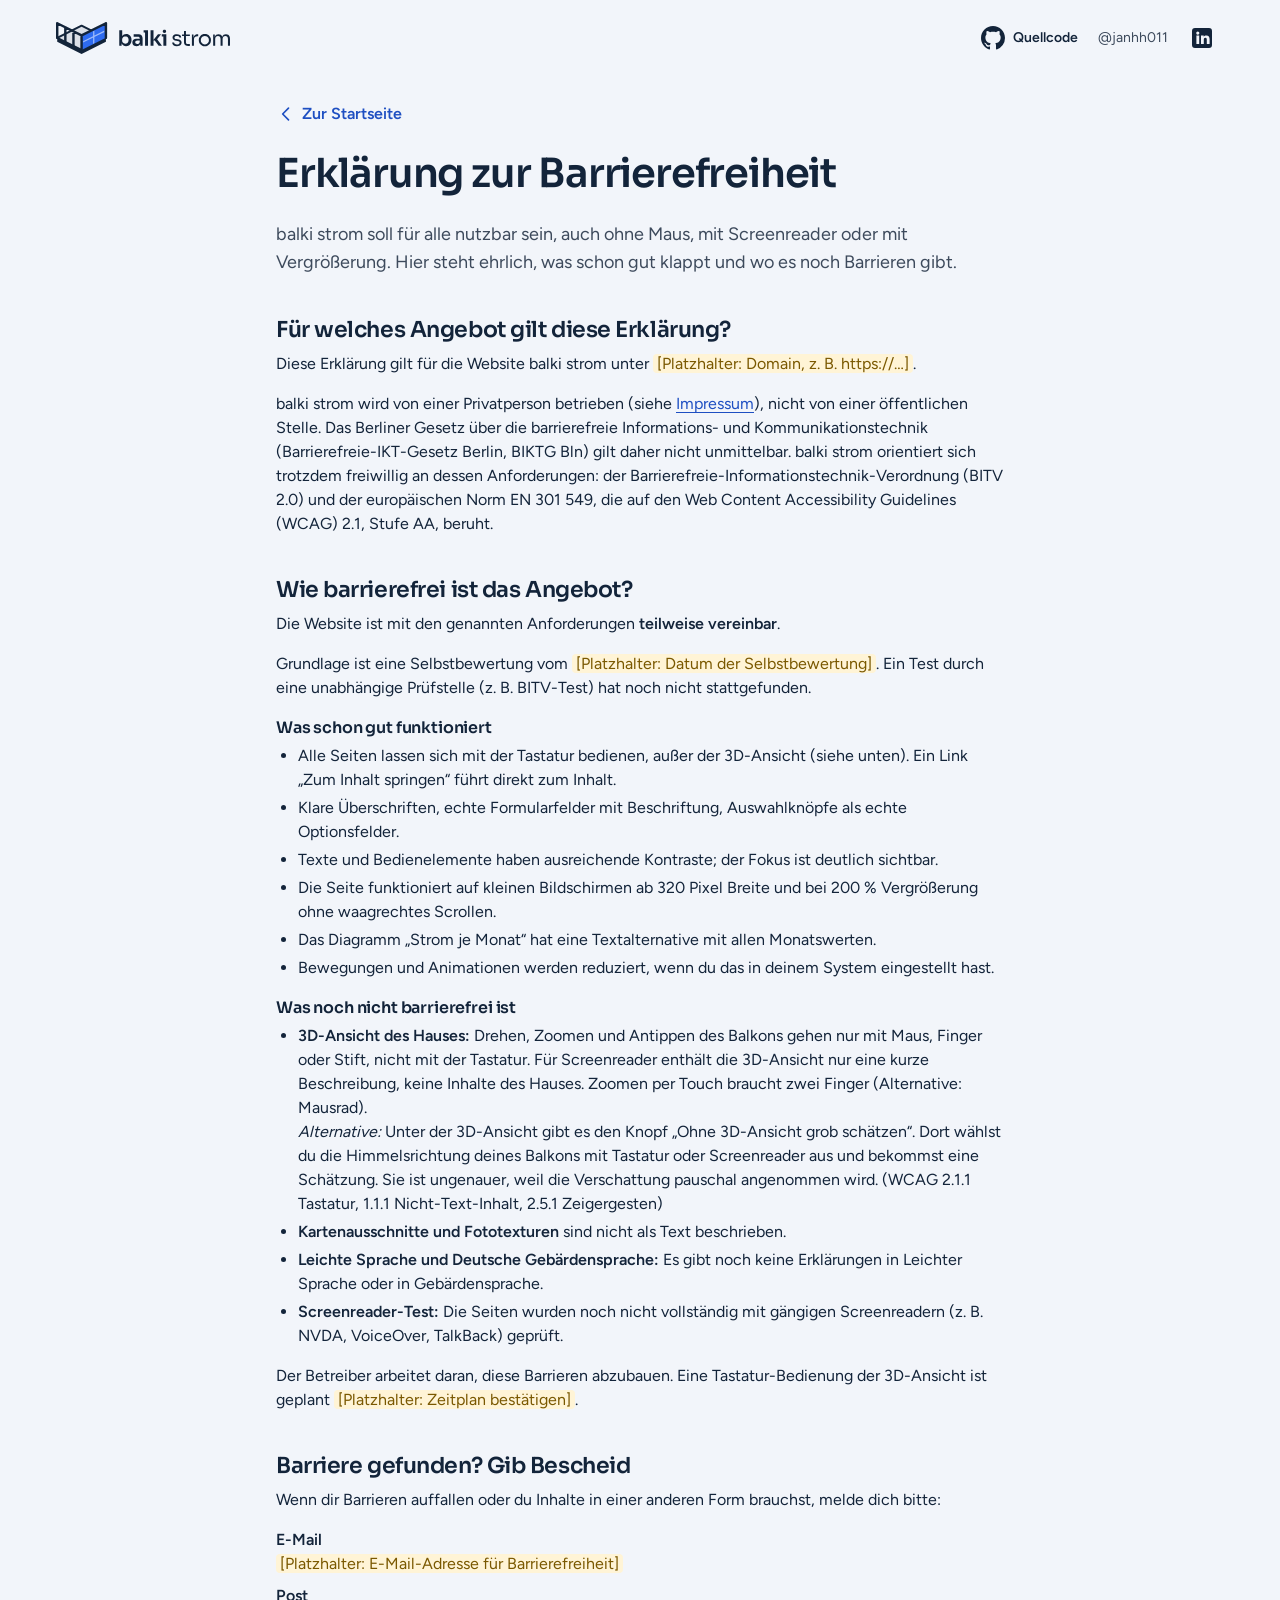
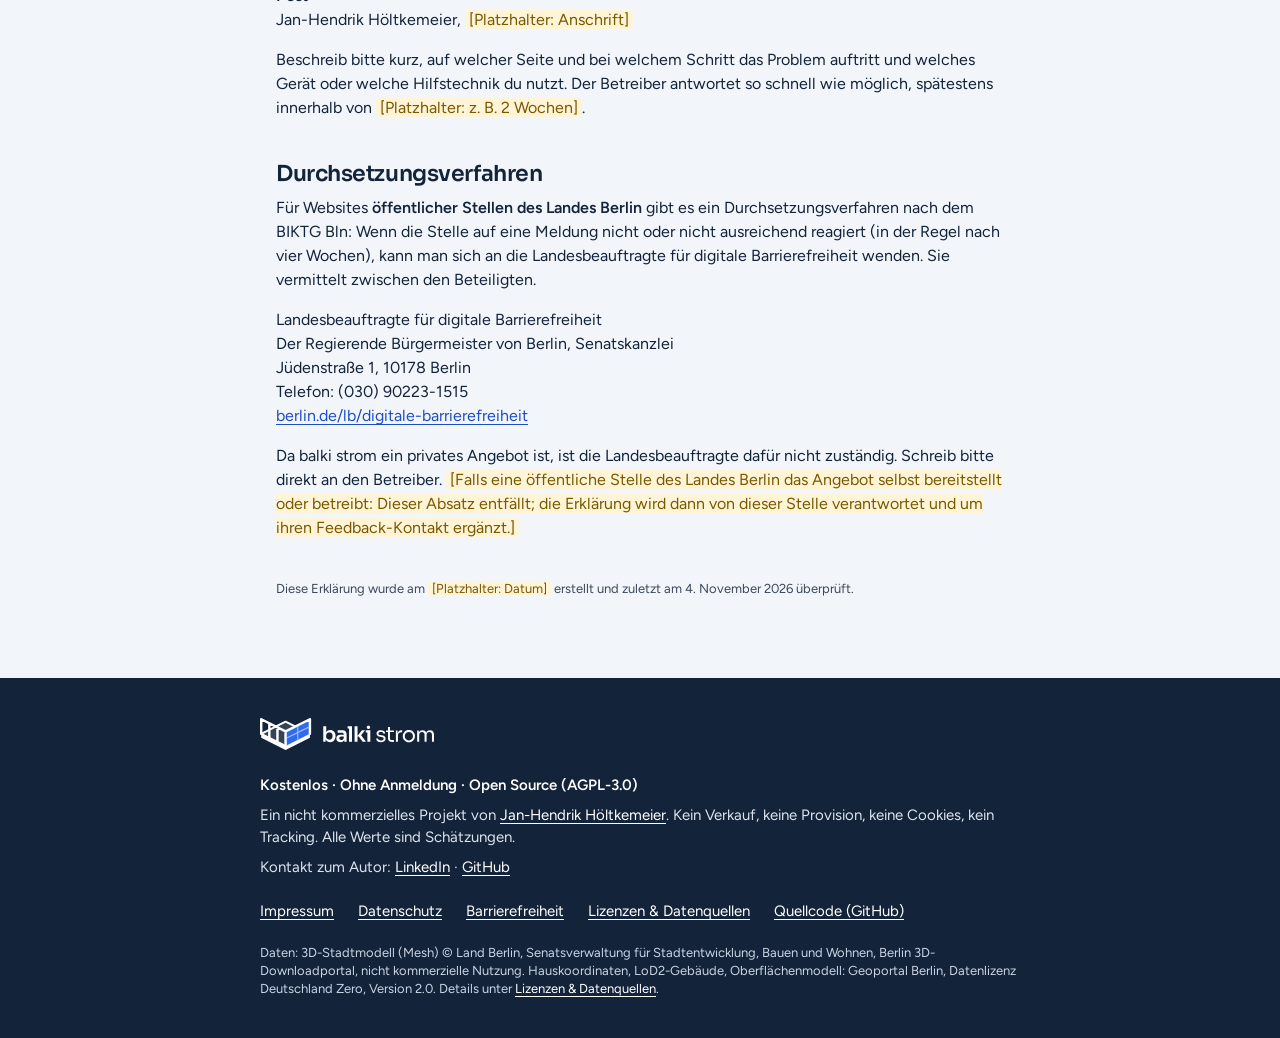
<file: web/barrierefreiheit.html>
<!doctype html>
<html lang="de">
<head>
<meta charset="utf-8">
<meta name="viewport" content="width=device-width, initial-scale=1">
<meta http-equiv="Content-Security-Policy" content="default-src 'self'; script-src 'none'; style-src 'self'; img-src 'self' data:; font-src 'self'; connect-src 'none'; object-src 'none'; base-uri 'none'; form-action 'none'">
<meta name="referrer" content="no-referrer">
<title>Barrierefreiheit | balki strom</title>
<meta name="description" content="Erklärung zur Barrierefreiheit von balki strom.">
<meta name="theme-color" content="#F2F5FA">
<link rel="icon" href="favicon.svg" type="image/svg+xml">
<link rel="icon" href="favicon-32.png" type="image/png" sizes="32x32">
<link rel="apple-touch-icon" href="apple-touch-icon.png">
<link rel="stylesheet" href="css/fonts.css">
<link rel="stylesheet" href="css/app.css">
</head>
<body>
<a class="skip" href="#inhalt">Zum Inhalt springen</a>

<header class="kopf">
  <a class="logo" href="./"><img src="bilder/logo.svg" alt="balki strom, zur Startseite" width="174" height="32"></a>
  <nav class="kopf-nav" aria-label="Projekt und Autor">
    <a class="kopf-link" href="https://github.com/janhh011/balki_strom" target="_blank" rel="noopener noreferrer">
      <svg viewBox="0 0 16 16" width="24" height="24" aria-hidden="true" focusable="false"><path fill="currentColor" d="M8 0C3.58 0 0 3.58 0 8c0 3.54 2.29 6.53 5.47 7.59.4.07.55-.17.55-.38 0-.19-.01-.82-.01-1.49-2.01.37-2.53-.49-2.69-.94-.09-.23-.48-.94-.82-1.13-.28-.15-.68-.52-.01-.53.63-.01 1.08.58 1.23.82.72 1.21 1.87.87 2.33.66.07-.52.28-.87.51-1.07-1.78-.2-3.64-.89-3.64-3.95 0-.87.31-1.59.82-2.15-.08-.2-.36-1.02.08-2.12 0 0 .67-.21 2.2.82.64-.18 1.32-.27 2-.27.68 0 1.36.09 2 .27 1.53-1.04 2.2-.82 2.2-.82.44 1.1.16 1.92.08 2.12.51.56.82 1.27.82 2.15 0 3.07-1.87 3.75-3.65 3.95.29.25.54.73.54 1.48 0 1.07-.01 1.93-.01 2.2 0 .21.15.46.55.38A8.01 8.01 0 0 0 16 8c0-4.42-3.58-8-8-8z"/></svg>
      <span class="kopf-text">Quellcode<span class="sr"> von balki strom auf GitHub</span></span>
    </a>
    <a class="kopf-link kopf-autor" href="https://github.com/janhh011" target="_blank" rel="noopener noreferrer"><span class="sr">Autor Jan-Hendrik Höltkemeier auf GitHub: </span>@janhh011</a>
    <a class="kopf-link kopf-icon" href="https://www.linkedin.com/in/jan-hendrik-h%C3%B6ltkemeier/" target="_blank" rel="noopener noreferrer" aria-label="Jan-Hendrik Höltkemeier auf LinkedIn">
      <svg viewBox="0 0 24 24" width="24" height="24" aria-hidden="true" focusable="false"><path fill="currentColor" fill-rule="evenodd" d="M5 2h14a3 3 0 0 1 3 3v14a3 3 0 0 1-3 3H5a3 3 0 0 1-3-3V5a3 3 0 0 1 3-3ZM6.4 9.6h2.8V18H6.4ZM7.8 5.5a1.6 1.6 0 1 1 0 3.2 1.6 1.6 0 0 1 0-3.2ZM11 9.6h2.7v1.2c.5-.9 1.5-1.4 2.7-1.4 2.3 0 3.2 1.4 3.2 3.8V18h-2.8v-4.3c0-1.2-.3-2-1.4-2-1.2 0-1.6.9-1.6 2V18H11Z"/></svg>
    </a>
  </nav>
</header>

<main class="seite" id="inhalt">
  <a class="zurueck" href="./"><svg viewBox="0 0 24 24" width="20" height="20" aria-hidden="true" focusable="false"><path d="M15 5l-7 7 7 7" fill="none" stroke="currentColor" stroke-width="2" stroke-linecap="round" stroke-linejoin="round"/></svg>Zur Startseite</a>
  <h1>Erklärung zur Barrierefreiheit</h1>
  <p class="lead">balki strom soll für alle nutzbar sein, auch ohne Maus, mit Screenreader oder mit Vergrößerung. Hier steht ehrlich, was schon gut klappt und wo es noch Barrieren gibt.</p>

  <h2>Für welches Angebot gilt diese Erklärung?</h2>
  <p>Diese Erklärung gilt für die Website balki strom unter <mark class="platzhalter">[Platzhalter: Domain, z. B. https://…]</mark>.</p>
  <p>balki strom wird von einer Privatperson betrieben (siehe <a href="impressum.html">Impressum</a>), nicht von einer öffentlichen Stelle. Das Berliner Gesetz über die barrierefreie Informations- und Kommunikationstechnik (Barrierefreie-IKT-Gesetz Berlin, BIKTG Bln) gilt daher nicht unmittelbar. balki strom orientiert sich trotzdem freiwillig an dessen Anforderungen: der Barrierefreie-Informationstechnik-Verordnung (BITV 2.0) und der europäischen Norm EN 301 549, die auf den Web Content Accessibility Guidelines (WCAG) 2.1, Stufe AA, beruht.</p>

  <h2>Wie barrierefrei ist das Angebot?</h2>
  <p>Die Website ist mit den genannten Anforderungen <b>teilweise vereinbar</b>.</p>
  <p>Grundlage ist eine Selbstbewertung vom <mark class="platzhalter">[Platzhalter: Datum der Selbstbewertung]</mark>. Ein Test durch eine unabhängige Prüfstelle (z. B. BITV-Test) hat noch nicht stattgefunden.</p>

  <h3>Was schon gut funktioniert</h3>
  <ul>
    <li>Alle Seiten lassen sich mit der Tastatur bedienen, außer der 3D-Ansicht (siehe unten). Ein Link „Zum Inhalt springen“ führt direkt zum Inhalt.</li>
    <li>Klare Überschriften, echte Formularfelder mit Beschriftung, Auswahlknöpfe als echte Optionsfelder.</li>
    <li>Texte und Bedienelemente haben ausreichende Kontraste; der Fokus ist deutlich sichtbar.</li>
    <li>Die Seite funktioniert auf kleinen Bildschirmen ab 320 Pixel Breite und bei 200 % Vergrößerung ohne waagrechtes Scrollen.</li>
    <li>Das Diagramm „Strom je Monat“ hat eine Textalternative mit allen Monatswerten.</li>
    <li>Bewegungen und Animationen werden reduziert, wenn du das in deinem System eingestellt hast.</li>
  </ul>

  <h3>Was noch nicht barrierefrei ist</h3>
  <ul>
    <li><b>3D-Ansicht des Hauses:</b> Drehen, Zoomen und Antippen des Balkons gehen nur mit Maus, Finger oder Stift, nicht mit der Tastatur. Für Screenreader enthält die 3D-Ansicht nur eine kurze Beschreibung, keine Inhalte des Hauses. Zoomen per Touch braucht zwei Finger (Alternative: Mausrad). <br><i>Alternative:</i> Unter der 3D-Ansicht gibt es den Knopf „Ohne 3D-Ansicht grob schätzen“. Dort wählst du die Himmelsrichtung deines Balkons mit Tastatur oder Screenreader aus und bekommst eine Schätzung. Sie ist ungenauer, weil die Verschattung pauschal angenommen wird. (WCAG 2.1.1 Tastatur, 1.1.1 Nicht-Text-Inhalt, 2.5.1 Zeigergesten)</li>
    <li><b>Kartenausschnitte und Fototexturen</b> sind nicht als Text beschrieben.</li>
    <li><b>Leichte Sprache und Deutsche Gebärdensprache:</b> Es gibt noch keine Erklärungen in Leichter Sprache oder in Gebärdensprache.</li>
    <li><b>Screenreader-Test:</b> Die Seiten wurden noch nicht vollständig mit gängigen Screenreadern (z. B. NVDA, VoiceOver, TalkBack) geprüft.</li>
  </ul>
  <p>Der Betreiber arbeitet daran, diese Barrieren abzubauen. Eine Tastatur-Bedienung der 3D-Ansicht ist geplant <mark class="platzhalter">[Platzhalter: Zeitplan bestätigen]</mark>.</p>

  <h2>Barriere gefunden? Gib Bescheid</h2>
  <p>Wenn dir Barrieren auffallen oder du Inhalte in einer anderen Form brauchst, melde dich bitte:</p>
  <dl>
    <dt>E-Mail</dt>
    <dd><mark class="platzhalter">[Platzhalter: E-Mail-Adresse für Barrierefreiheit]</mark></dd>
    <dt>Post</dt>
    <dd>Jan-Hendrik Höltkemeier, <mark class="platzhalter">[Platzhalter: Anschrift]</mark></dd>
  </dl>
  <p>Beschreib bitte kurz, auf welcher Seite und bei welchem Schritt das Problem auftritt und welches Gerät oder welche Hilfstechnik du nutzt. Der Betreiber antwortet so schnell wie möglich, spätestens innerhalb von <mark class="platzhalter">[Platzhalter: z. B. 2 Wochen]</mark>.</p>

  <h2>Durchsetzungsverfahren</h2>
  <p>Für Websites <b>öffentlicher Stellen des Landes Berlin</b> gibt es ein Durchsetzungsverfahren nach dem BIKTG Bln: Wenn die Stelle auf eine Meldung nicht oder nicht ausreichend reagiert (in der Regel nach vier Wochen), kann man sich an die Landesbeauftragte für digitale Barrierefreiheit wenden. Sie vermittelt zwischen den Beteiligten.</p>
  <address>
    Landesbeauftragte für digitale Barrierefreiheit<br>
    Der Regierende Bürgermeister von Berlin, Senatskanzlei<br>
    Jüdenstraße 1, 10178 Berlin<br>
    Telefon: (030) 90223-1515<br>
    <a href="https://www.berlin.de/lb/digitale-barrierefreiheit/" target="_blank" rel="noopener noreferrer">berlin.de/lb/digitale-barrierefreiheit</a>
  </address>
  <p>Da balki strom ein privates Angebot ist, ist die Landesbeauftragte dafür nicht zuständig. Schreib bitte direkt an den Betreiber. <mark class="platzhalter">[Falls eine öffentliche Stelle des Landes Berlin das Angebot selbst bereitstellt oder betreibt: Dieser Absatz entfällt; die Erklärung wird dann von dieser Stelle verantwortet und um ihren Feedback-Kontakt ergänzt.]</mark></p>

  <p class="klein stand">Diese Erklärung wurde am <mark class="platzhalter">[Platzhalter: Datum]</mark> erstellt und zuletzt am 4. November 2026 überprüft.</p>
</main>

<footer class="fuss">
  <div class="fuss-in">
    <img class="fuss-logo" src="bilder/logo-dunkel.svg" alt="balki strom" width="174" height="32">
    <h2 class="sr">Über das Projekt</h2>
    <p class="fuss-claim">Kostenlos · Ohne&nbsp;Anmeldung · Open&nbsp;Source (AGPL-3.0)</p>
    <p class="fuss-text">Ein nicht kommerzielles Projekt von <a href="https://github.com/janhh011" target="_blank" rel="noopener noreferrer">Jan-Hendrik Höltkemeier</a>. Kein Verkauf, keine Provision, keine Cookies, kein Tracking. Alle Werte sind Schätzungen.</p>
    <p class="fuss-person">Kontakt zum Autor: <a href="https://www.linkedin.com/in/jan-hendrik-h%C3%B6ltkemeier/" target="_blank" rel="noopener noreferrer">LinkedIn</a> · <a href="https://github.com/janhh011" target="_blank" rel="noopener noreferrer">GitHub</a></p>
    <nav aria-label="Rechtliches und Projekt">
      <ul class="fuss-nav">
        <li><a href="impressum.html">Impressum</a></li>
        <li><a href="datenschutz.html">Datenschutz</a></li>
        <li><a href="barrierefreiheit.html" aria-current="page">Barrierefreiheit</a></li>
        <li><a href="lizenzen.html">Lizenzen &amp; Datenquellen</a></li>
        <li><a href="https://github.com/janhh011/balki_strom" target="_blank" rel="noopener noreferrer">Quellcode (GitHub)</a></li>
      </ul>
    </nav>
    <p class="klein fuss-daten">Daten: 3D-Stadtmodell (Mesh) © Land Berlin, Senatsverwaltung für Stadtentwicklung, Bauen und Wohnen, Berlin 3D-Downloadportal, nicht kommerzielle Nutzung. Hauskoordinaten, LoD2-Gebäude, Oberflächenmodell: Geoportal Berlin, Datenlizenz Deutschland Zero, Version 2.0. Details unter <a href="lizenzen.html">Lizenzen &amp; Datenquellen</a>.</p>
  </div>
</footer>
</body>
</html>
</file>
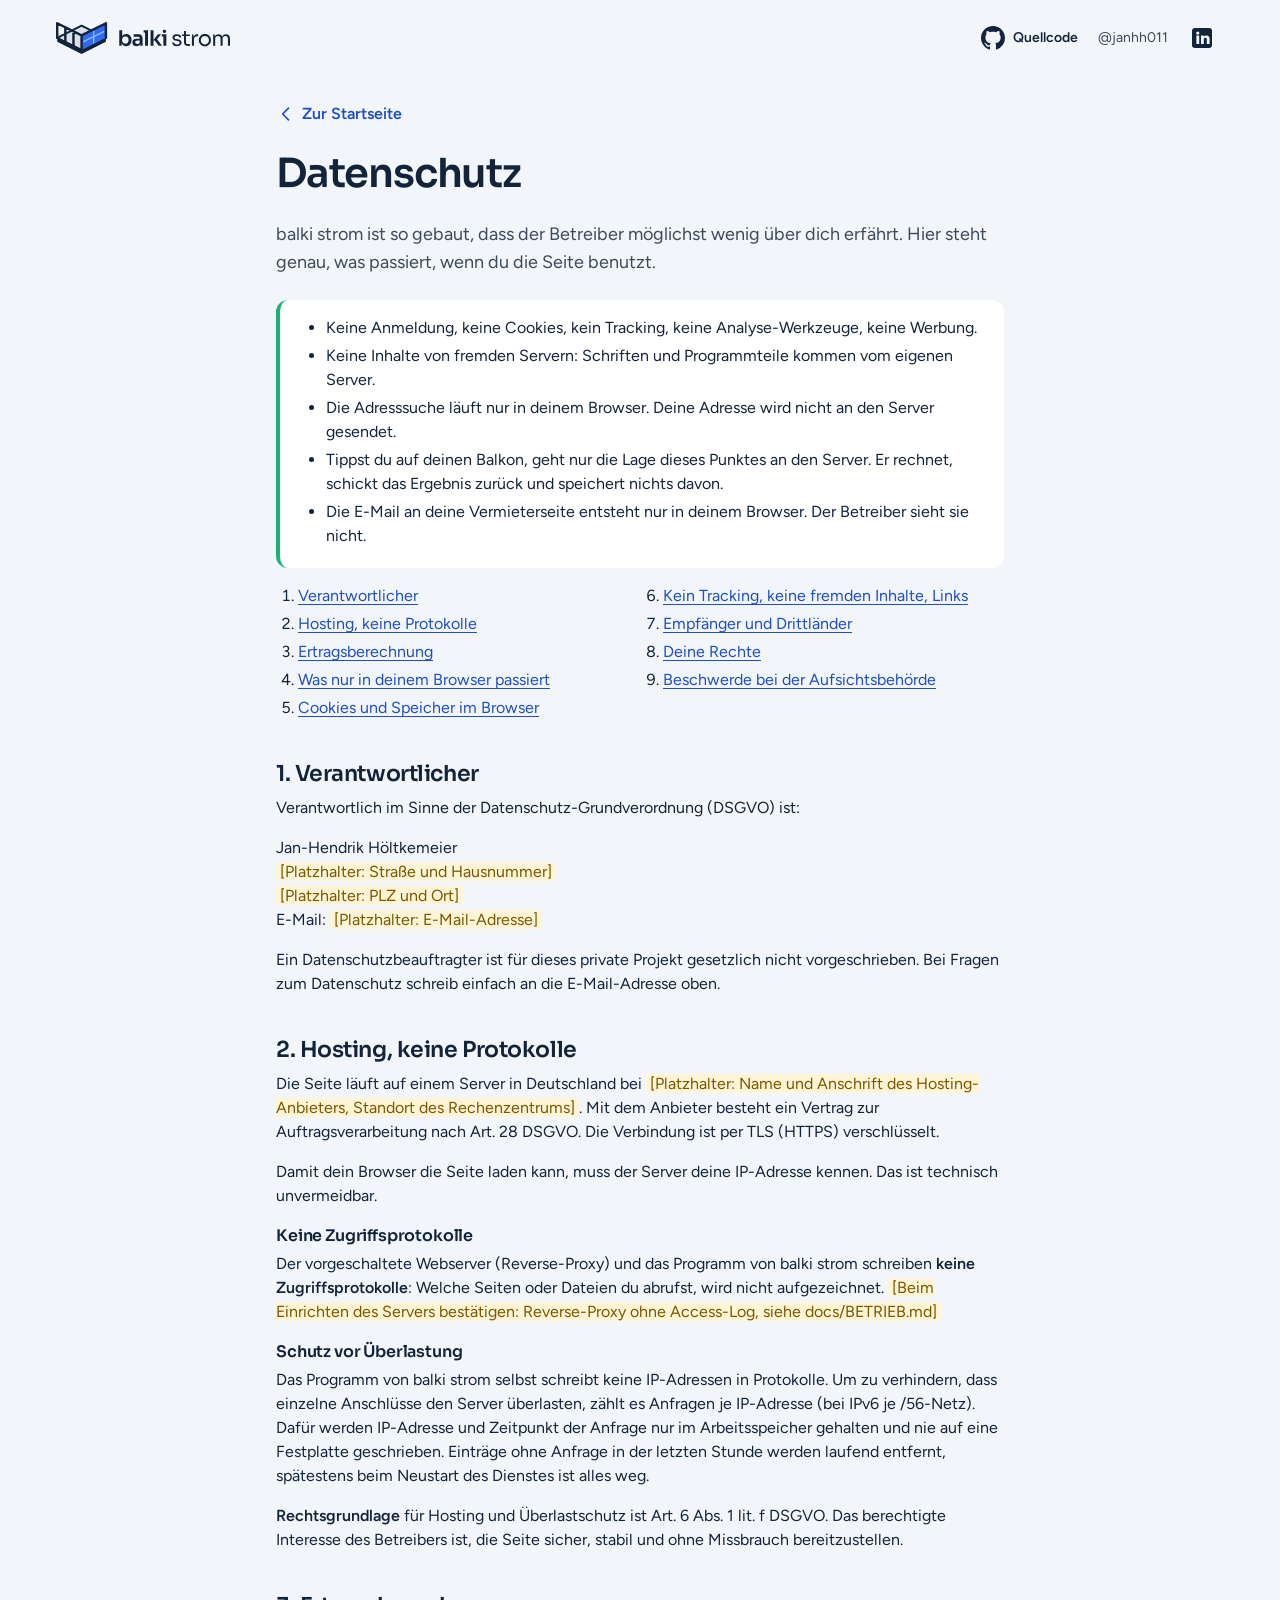
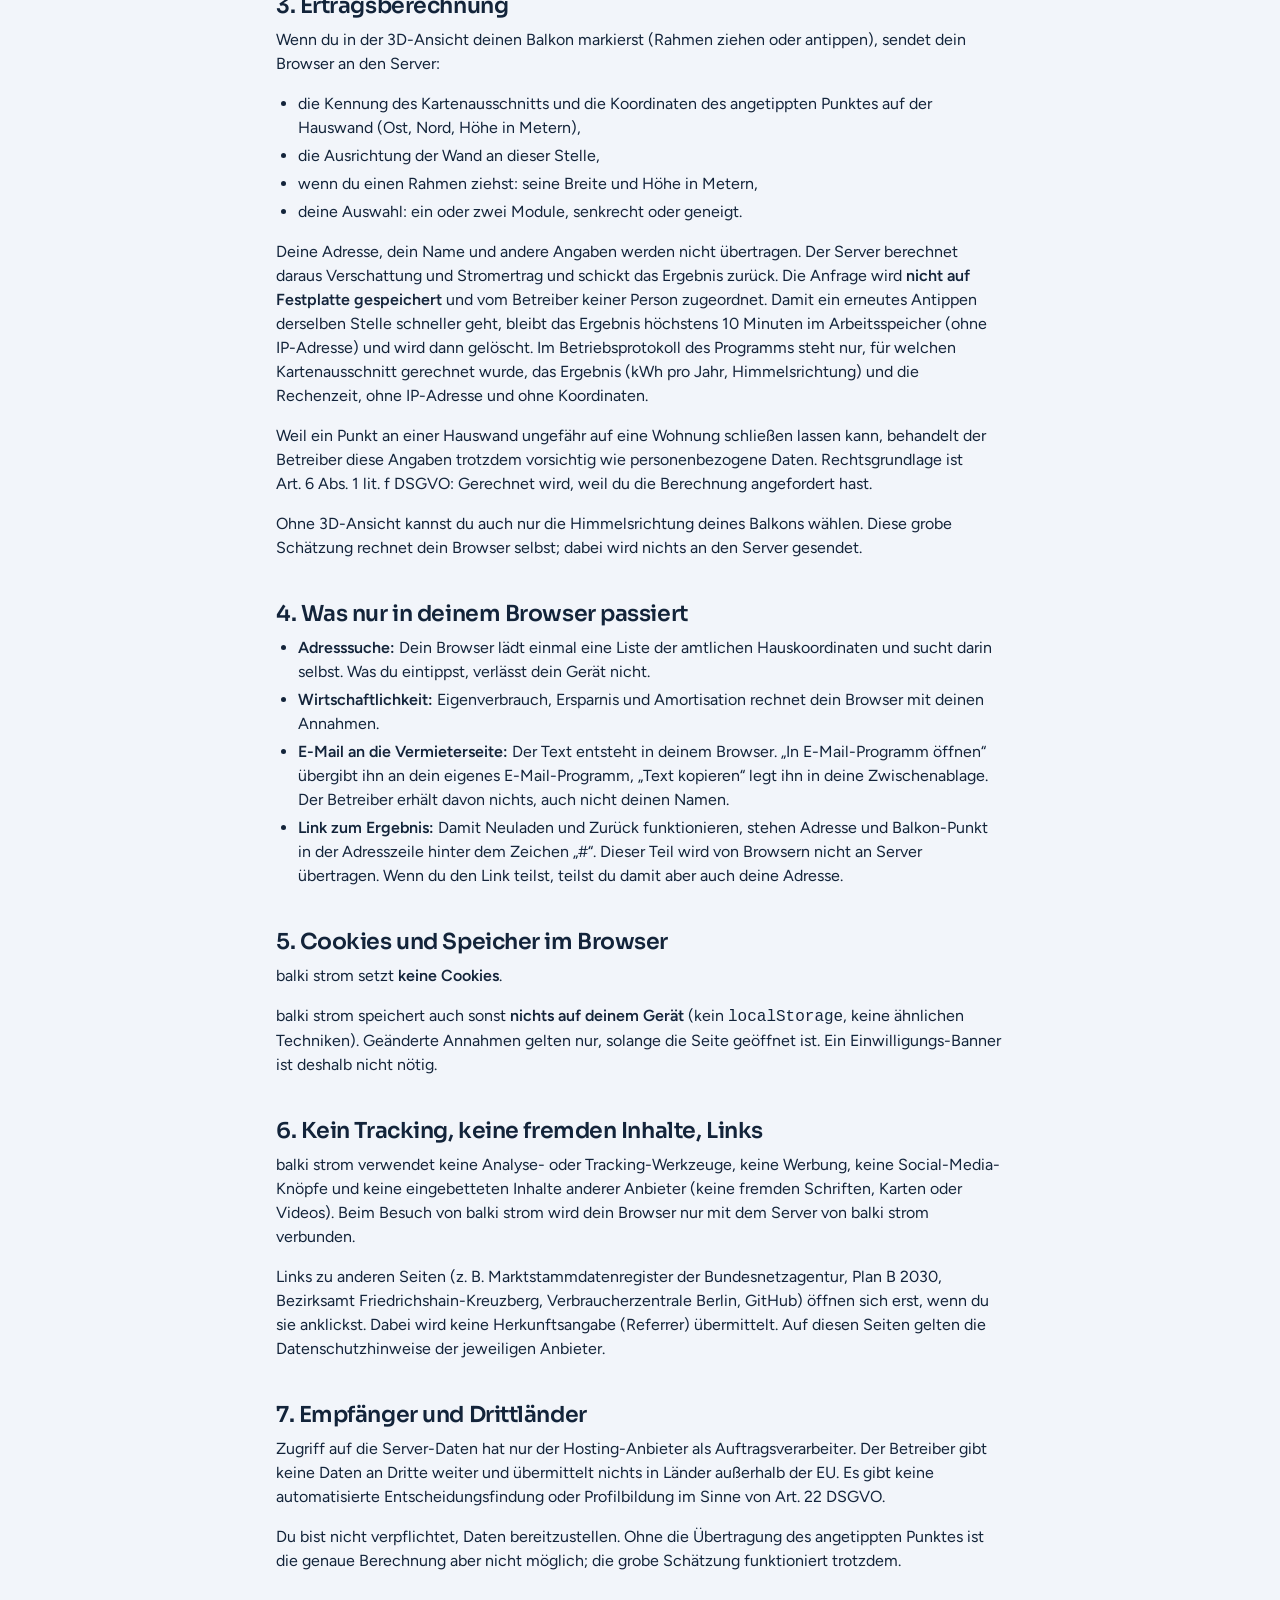
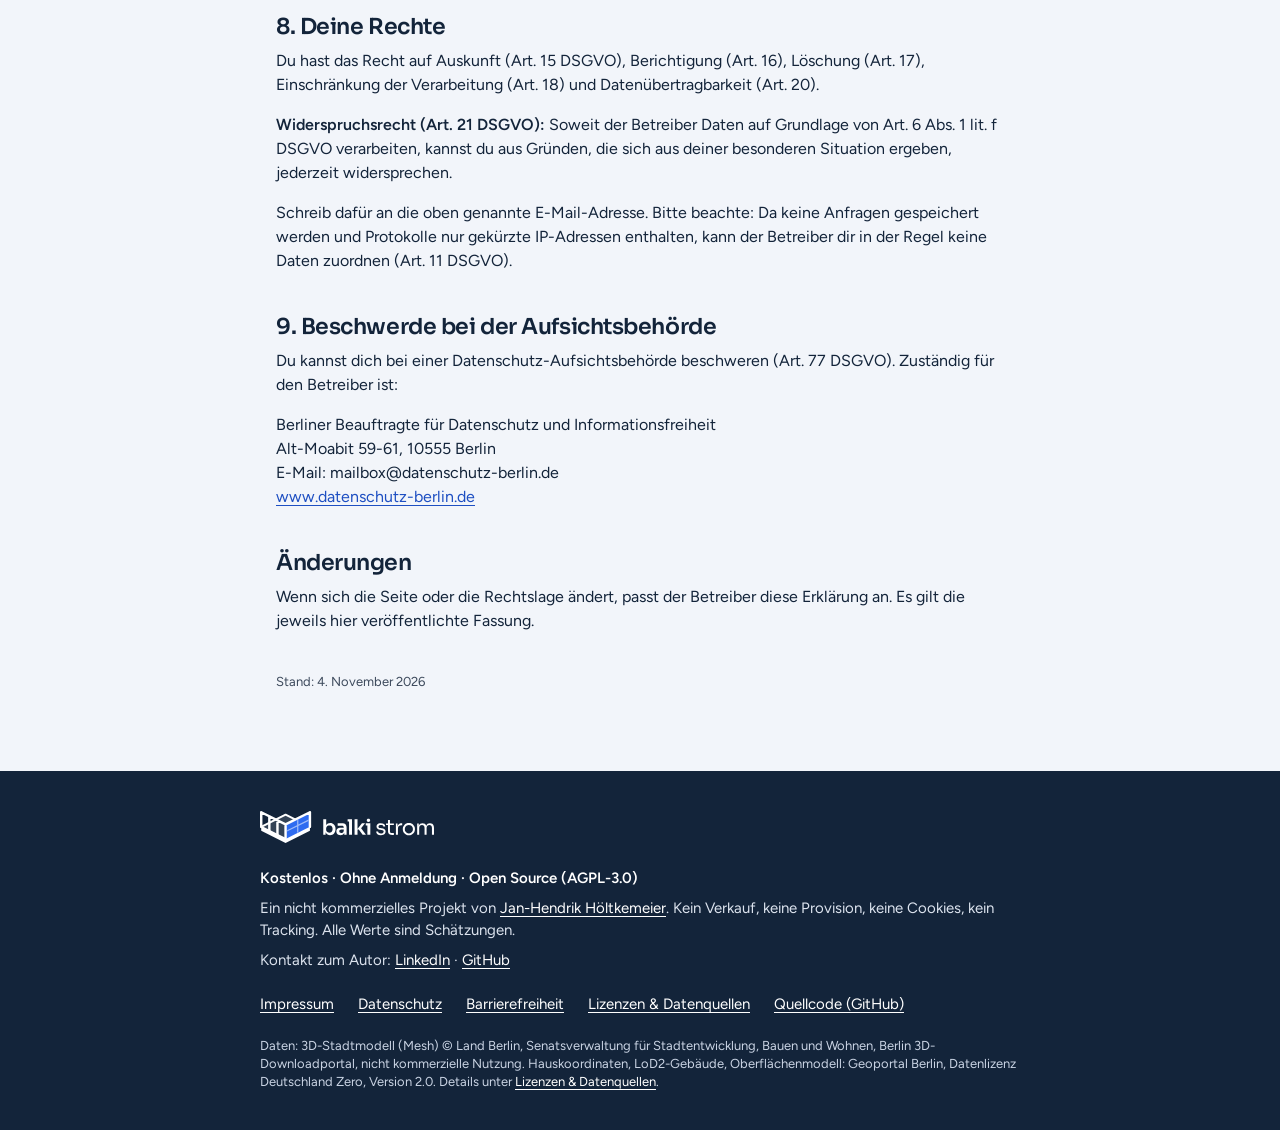
<file: web/datenschutz.html>
<!doctype html>
<html lang="de">
<head>
<meta charset="utf-8">
<meta name="viewport" content="width=device-width, initial-scale=1">
<meta http-equiv="Content-Security-Policy" content="default-src 'self'; script-src 'none'; style-src 'self'; img-src 'self' data:; font-src 'self'; connect-src 'none'; object-src 'none'; base-uri 'none'; form-action 'none'">
<meta name="referrer" content="no-referrer">
<title>Datenschutz | balki strom</title>
<meta name="description" content="Datenschutzerklärung von balki strom: keine Cookies, kein Tracking, keine Speicherung.">
<meta name="theme-color" content="#F2F5FA">
<link rel="icon" href="favicon.svg" type="image/svg+xml">
<link rel="icon" href="favicon-32.png" type="image/png" sizes="32x32">
<link rel="apple-touch-icon" href="apple-touch-icon.png">
<link rel="stylesheet" href="css/fonts.css">
<link rel="stylesheet" href="css/app.css">
</head>
<body>
<a class="skip" href="#inhalt">Zum Inhalt springen</a>

<header class="kopf">
  <a class="logo" href="./"><img src="bilder/logo.svg" alt="balki strom, zur Startseite" width="174" height="32"></a>
  <nav class="kopf-nav" aria-label="Projekt und Autor">
    <a class="kopf-link" href="https://github.com/janhh011/balki_strom" target="_blank" rel="noopener noreferrer">
      <svg viewBox="0 0 16 16" width="24" height="24" aria-hidden="true" focusable="false"><path fill="currentColor" d="M8 0C3.58 0 0 3.58 0 8c0 3.54 2.29 6.53 5.47 7.59.4.07.55-.17.55-.38 0-.19-.01-.82-.01-1.49-2.01.37-2.53-.49-2.69-.94-.09-.23-.48-.94-.82-1.13-.28-.15-.68-.52-.01-.53.63-.01 1.08.58 1.23.82.72 1.21 1.87.87 2.33.66.07-.52.28-.87.51-1.07-1.78-.2-3.64-.89-3.64-3.95 0-.87.31-1.59.82-2.15-.08-.2-.36-1.02.08-2.12 0 0 .67-.21 2.2.82.64-.18 1.32-.27 2-.27.68 0 1.36.09 2 .27 1.53-1.04 2.2-.82 2.2-.82.44 1.1.16 1.92.08 2.12.51.56.82 1.27.82 2.15 0 3.07-1.87 3.75-3.65 3.95.29.25.54.73.54 1.48 0 1.07-.01 1.93-.01 2.2 0 .21.15.46.55.38A8.01 8.01 0 0 0 16 8c0-4.42-3.58-8-8-8z"/></svg>
      <span class="kopf-text">Quellcode<span class="sr"> von balki strom auf GitHub</span></span>
    </a>
    <a class="kopf-link kopf-autor" href="https://github.com/janhh011" target="_blank" rel="noopener noreferrer"><span class="sr">Autor Jan-Hendrik Höltkemeier auf GitHub: </span>@janhh011</a>
    <a class="kopf-link kopf-icon" href="https://www.linkedin.com/in/jan-hendrik-h%C3%B6ltkemeier/" target="_blank" rel="noopener noreferrer" aria-label="Jan-Hendrik Höltkemeier auf LinkedIn">
      <svg viewBox="0 0 24 24" width="24" height="24" aria-hidden="true" focusable="false"><path fill="currentColor" fill-rule="evenodd" d="M5 2h14a3 3 0 0 1 3 3v14a3 3 0 0 1-3 3H5a3 3 0 0 1-3-3V5a3 3 0 0 1 3-3ZM6.4 9.6h2.8V18H6.4ZM7.8 5.5a1.6 1.6 0 1 1 0 3.2 1.6 1.6 0 0 1 0-3.2ZM11 9.6h2.7v1.2c.5-.9 1.5-1.4 2.7-1.4 2.3 0 3.2 1.4 3.2 3.8V18h-2.8v-4.3c0-1.2-.3-2-1.4-2-1.2 0-1.6.9-1.6 2V18H11Z"/></svg>
    </a>
  </nav>
</header>

<main class="seite" id="inhalt">
  <a class="zurueck" href="./"><svg viewBox="0 0 24 24" width="20" height="20" aria-hidden="true" focusable="false"><path d="M15 5l-7 7 7 7" fill="none" stroke="currentColor" stroke-width="2" stroke-linecap="round" stroke-linejoin="round"/></svg>Zur Startseite</a>
  <h1>Datenschutz</h1>
  <p class="lead">balki strom ist so gebaut, dass der Betreiber möglichst wenig über dich erfährt. Hier steht genau, was passiert, wenn du die Seite benutzt.</p>

  <div class="kasten kasten-gut">
    <h2 class="sr">Kurz gesagt</h2>
    <ul>
      <li>Keine Anmeldung, keine Cookies, kein Tracking, keine Analyse-Werkzeuge, keine Werbung.</li>
      <li>Keine Inhalte von fremden Servern: Schriften und Programmteile kommen vom eigenen Server.</li>
      <li>Die Adresssuche läuft nur in deinem Browser. Deine Adresse wird nicht an den Server gesendet.</li>
      <li>Tippst du auf deinen Balkon, geht nur die Lage dieses Punktes an den Server. Er rechnet, schickt das Ergebnis zurück und speichert nichts davon.</li>
      <li>Die E-Mail an deine Vermieterseite entsteht nur in deinem Browser. Der Betreiber sieht sie nicht.</li>
    </ul>
  </div>

  <nav aria-label="Inhalt dieser Seite">
    <ol class="inhalt-liste">
      <li><a href="#verantwortlich">Verantwortlicher</a></li>
      <li><a href="#hosting">Hosting, keine Protokolle</a></li>
      <li><a href="#berechnung">Ertragsberechnung</a></li>
      <li><a href="#browser">Was nur in deinem Browser passiert</a></li>
      <li><a href="#speicher">Cookies und Speicher im Browser</a></li>
      <li><a href="#extern">Kein Tracking, keine fremden Inhalte, Links</a></li>
      <li><a href="#empfaenger">Empfänger und Drittländer</a></li>
      <li><a href="#rechte">Deine Rechte</a></li>
      <li><a href="#beschwerde">Beschwerde bei der Aufsichtsbehörde</a></li>
    </ol>
  </nav>

  <h2 id="verantwortlich">1. Verantwortlicher</h2>
  <p>Verantwortlich im Sinne der Datenschutz-Grundverordnung (DSGVO) ist:</p>
  <address>
    Jan-Hendrik Höltkemeier<br>
    <mark class="platzhalter">[Platzhalter: Straße und Hausnummer]</mark><br>
    <mark class="platzhalter">[Platzhalter: PLZ und Ort]</mark><br>
    E-Mail: <mark class="platzhalter">[Platzhalter: E-Mail-Adresse]</mark>
  </address>
  <p>Ein Datenschutzbeauftragter ist für dieses private Projekt gesetzlich nicht vorgeschrieben. Bei Fragen zum Datenschutz schreib einfach an die E-Mail-Adresse oben.</p>

  <h2 id="hosting">2. Hosting, keine Protokolle</h2>
  <p>Die Seite läuft auf einem Server in Deutschland bei <mark class="platzhalter">[Platzhalter: Name und Anschrift des Hosting-Anbieters, Standort des Rechenzentrums]</mark>. Mit dem Anbieter besteht ein Vertrag zur Auftragsverarbeitung nach Art.&nbsp;28 DSGVO. Die Verbindung ist per TLS (HTTPS) verschlüsselt.</p>
  <p>Damit dein Browser die Seite laden kann, muss der Server deine IP-Adresse kennen. Das ist technisch unvermeidbar.</p>
  <h3>Keine Zugriffsprotokolle</h3>
  <p>Der vorgeschaltete Webserver (Reverse-Proxy) und das Programm von balki strom schreiben <b>keine Zugriffsprotokolle</b>: Welche Seiten oder Dateien du abrufst, wird nicht aufgezeichnet. <mark class="platzhalter">[Beim Einrichten des Servers bestätigen: Reverse-Proxy ohne Access-Log, siehe docs/BETRIEB.md]</mark></p>
  <h3>Schutz vor Überlastung</h3>
  <p>Das Programm von balki strom selbst schreibt keine IP-Adressen in Protokolle. Um zu verhindern, dass einzelne Anschlüsse den Server überlasten, zählt es Anfragen je IP-Adresse (bei IPv6 je /56-Netz). Dafür werden IP-Adresse und Zeitpunkt der Anfrage nur im Arbeitsspeicher gehalten und nie auf eine Festplatte geschrieben. Einträge ohne Anfrage in der letzten Stunde werden laufend entfernt, spätestens beim Neustart des Dienstes ist alles weg.</p>
  <p><b>Rechtsgrundlage</b> für Hosting und Überlastschutz ist Art.&nbsp;6 Abs.&nbsp;1 lit. f DSGVO. Das berechtigte Interesse des Betreibers ist, die Seite sicher, stabil und ohne Missbrauch bereitzustellen.</p>

  <h2 id="berechnung">3. Ertragsberechnung</h2>
  <p>Wenn du in der 3D-Ansicht deinen Balkon markierst (Rahmen ziehen oder antippen), sendet dein Browser an den Server:</p>
  <ul>
    <li>die Kennung des Kartenausschnitts und die Koordinaten des angetippten Punktes auf der Hauswand (Ost, Nord, Höhe in Metern),</li>
    <li>die Ausrichtung der Wand an dieser Stelle,</li>
    <li>wenn du einen Rahmen ziehst: seine Breite und Höhe in Metern,</li>
    <li>deine Auswahl: ein oder zwei Module, senkrecht oder geneigt.</li>
  </ul>
  <p>Deine Adresse, dein Name und andere Angaben werden nicht übertragen. Der Server berechnet daraus Verschattung und Stromertrag und schickt das Ergebnis zurück. Die Anfrage wird <b>nicht auf Festplatte gespeichert</b> und vom Betreiber keiner Person zugeordnet. Damit ein erneutes Antippen derselben Stelle schneller geht, bleibt das Ergebnis höchstens 10 Minuten im Arbeitsspeicher (ohne IP-Adresse) und wird dann gelöscht. Im Betriebsprotokoll des Programms steht nur, für welchen Kartenausschnitt gerechnet wurde, das Ergebnis (kWh pro Jahr, Himmelsrichtung) und die Rechenzeit, ohne IP-Adresse und ohne Koordinaten.</p>
  <p>Weil ein Punkt an einer Hauswand ungefähr auf eine Wohnung schließen lassen kann, behandelt der Betreiber diese Angaben trotzdem vorsichtig wie personenbezogene Daten. Rechtsgrundlage ist Art.&nbsp;6 Abs.&nbsp;1 lit. f DSGVO: Gerechnet wird, weil du die Berechnung angefordert hast.</p>
  <p>Ohne 3D-Ansicht kannst du auch nur die Himmelsrichtung deines Balkons wählen. Diese grobe Schätzung rechnet dein Browser selbst; dabei wird nichts an den Server gesendet.</p>

  <h2 id="browser">4. Was nur in deinem Browser passiert</h2>
  <ul>
    <li><b>Adresssuche:</b> Dein Browser lädt einmal eine Liste der amtlichen Hauskoordinaten und sucht darin selbst. Was du eintippst, verlässt dein Gerät nicht.</li>
    <li><b>Wirtschaftlichkeit:</b> Eigenverbrauch, Ersparnis und Amortisation rechnet dein Browser mit deinen Annahmen.</li>
    <li><b>E-Mail an die Vermieterseite:</b> Der Text entsteht in deinem Browser. „In E-Mail-Programm öffnen“ übergibt ihn an dein eigenes E-Mail-Programm, „Text kopieren“ legt ihn in deine Zwischenablage. Der Betreiber erhält davon nichts, auch nicht deinen Namen.</li>
    <li><b>Link zum Ergebnis:</b> Damit Neuladen und Zurück funktionieren, stehen Adresse und Balkon-Punkt in der Adresszeile hinter dem Zeichen „#“. Dieser Teil wird von Browsern nicht an Server übertragen. Wenn du den Link teilst, teilst du damit aber auch deine Adresse.</li>
  </ul>

  <h2 id="speicher">5. Cookies und Speicher im Browser</h2>
  <p>balki strom setzt <b>keine Cookies</b>.</p>
  <p>balki strom speichert auch sonst <b>nichts auf deinem Gerät</b> (kein <code>localStorage</code>, keine ähnlichen Techniken). Geänderte Annahmen gelten nur, solange die Seite geöffnet ist. Ein Einwilligungs-Banner ist deshalb nicht nötig.</p>

  <h2 id="extern">6. Kein Tracking, keine fremden Inhalte, Links</h2>
  <p>balki strom verwendet keine Analyse- oder Tracking-Werkzeuge, keine Werbung, keine Social-Media-Knöpfe und keine eingebetteten Inhalte anderer Anbieter (keine fremden Schriften, Karten oder Videos). Beim Besuch von balki strom wird dein Browser nur mit dem Server von balki strom verbunden.</p>
  <p>Links zu anderen Seiten (z. B. Marktstammdatenregister der Bundesnetzagentur, Plan B 2030, Bezirksamt Friedrichshain-Kreuzberg, Verbraucherzentrale Berlin, GitHub) öffnen sich erst, wenn du sie anklickst. Dabei wird keine Herkunftsangabe (Referrer) übermittelt. Auf diesen Seiten gelten die Datenschutzhinweise der jeweiligen Anbieter.</p>

  <h2 id="empfaenger">7. Empfänger und Drittländer</h2>
  <p>Zugriff auf die Server-Daten hat nur der Hosting-Anbieter als Auftragsverarbeiter. Der Betreiber gibt keine Daten an Dritte weiter und übermittelt nichts in Länder außerhalb der EU. Es gibt keine automatisierte Entscheidungsfindung oder Profilbildung im Sinne von Art.&nbsp;22 DSGVO.</p>
  <p>Du bist nicht verpflichtet, Daten bereitzustellen. Ohne die Übertragung des angetippten Punktes ist die genaue Berechnung aber nicht möglich; die grobe Schätzung funktioniert trotzdem.</p>

  <h2 id="rechte">8. Deine Rechte</h2>
  <p>Du hast das Recht auf Auskunft (Art.&nbsp;15 DSGVO), Berichtigung (Art.&nbsp;16), Löschung (Art.&nbsp;17), Einschränkung der Verarbeitung (Art.&nbsp;18) und Datenübertragbarkeit (Art.&nbsp;20).</p>
  <p><b>Widerspruchsrecht (Art.&nbsp;21 DSGVO):</b> Soweit der Betreiber Daten auf Grundlage von Art.&nbsp;6 Abs.&nbsp;1 lit. f DSGVO verarbeiten, kannst du aus Gründen, die sich aus deiner besonderen Situation ergeben, jederzeit widersprechen.</p>
  <p>Schreib dafür an die oben genannte E-Mail-Adresse. Bitte beachte: Da keine Anfragen gespeichert werden und Protokolle nur gekürzte IP-Adressen enthalten, kann der Betreiber dir in der Regel keine Daten zuordnen (Art.&nbsp;11 DSGVO).</p>

  <h2 id="beschwerde">9. Beschwerde bei der Aufsichtsbehörde</h2>
  <p>Du kannst dich bei einer Datenschutz-Aufsichtsbehörde beschweren (Art.&nbsp;77 DSGVO). Zuständig für den Betreiber ist:</p>
  <address>
    Berliner Beauftragte für Datenschutz und Informationsfreiheit<br>
    Alt-Moabit 59-61, 10555 Berlin<br>
    E-Mail: mailbox@datenschutz-berlin.de<br>
    <a href="https://www.datenschutz-berlin.de" target="_blank" rel="noopener noreferrer">www.datenschutz-berlin.de</a>
  </address>

  <h2>Änderungen</h2>
  <p>Wenn sich die Seite oder die Rechtslage ändert, passt der Betreiber diese Erklärung an. Es gilt die jeweils hier veröffentlichte Fassung.</p>
  <p class="klein stand">Stand: 4. November 2026</p>
</main>

<footer class="fuss">
  <div class="fuss-in">
    <img class="fuss-logo" src="bilder/logo-dunkel.svg" alt="balki strom" width="174" height="32">
    <h2 class="sr">Über das Projekt</h2>
    <p class="fuss-claim">Kostenlos · Ohne&nbsp;Anmeldung · Open&nbsp;Source (AGPL-3.0)</p>
    <p class="fuss-text">Ein nicht kommerzielles Projekt von <a href="https://github.com/janhh011" target="_blank" rel="noopener noreferrer">Jan-Hendrik Höltkemeier</a>. Kein Verkauf, keine Provision, keine Cookies, kein Tracking. Alle Werte sind Schätzungen.</p>
    <p class="fuss-person">Kontakt zum Autor: <a href="https://www.linkedin.com/in/jan-hendrik-h%C3%B6ltkemeier/" target="_blank" rel="noopener noreferrer">LinkedIn</a> · <a href="https://github.com/janhh011" target="_blank" rel="noopener noreferrer">GitHub</a></p>
    <nav aria-label="Rechtliches und Projekt">
      <ul class="fuss-nav">
        <li><a href="impressum.html">Impressum</a></li>
        <li><a href="datenschutz.html" aria-current="page">Datenschutz</a></li>
        <li><a href="barrierefreiheit.html">Barrierefreiheit</a></li>
        <li><a href="lizenzen.html">Lizenzen &amp; Datenquellen</a></li>
        <li><a href="https://github.com/janhh011/balki_strom" target="_blank" rel="noopener noreferrer">Quellcode (GitHub)</a></li>
      </ul>
    </nav>
    <p class="klein fuss-daten">Daten: 3D-Stadtmodell (Mesh) © Land Berlin, Senatsverwaltung für Stadtentwicklung, Bauen und Wohnen, Berlin 3D-Downloadportal, nicht kommerzielle Nutzung. Hauskoordinaten, LoD2-Gebäude, Oberflächenmodell: Geoportal Berlin, Datenlizenz Deutschland Zero, Version 2.0. Details unter <a href="lizenzen.html">Lizenzen &amp; Datenquellen</a>.</p>
  </div>
</footer>
</body>
</html>
</file>
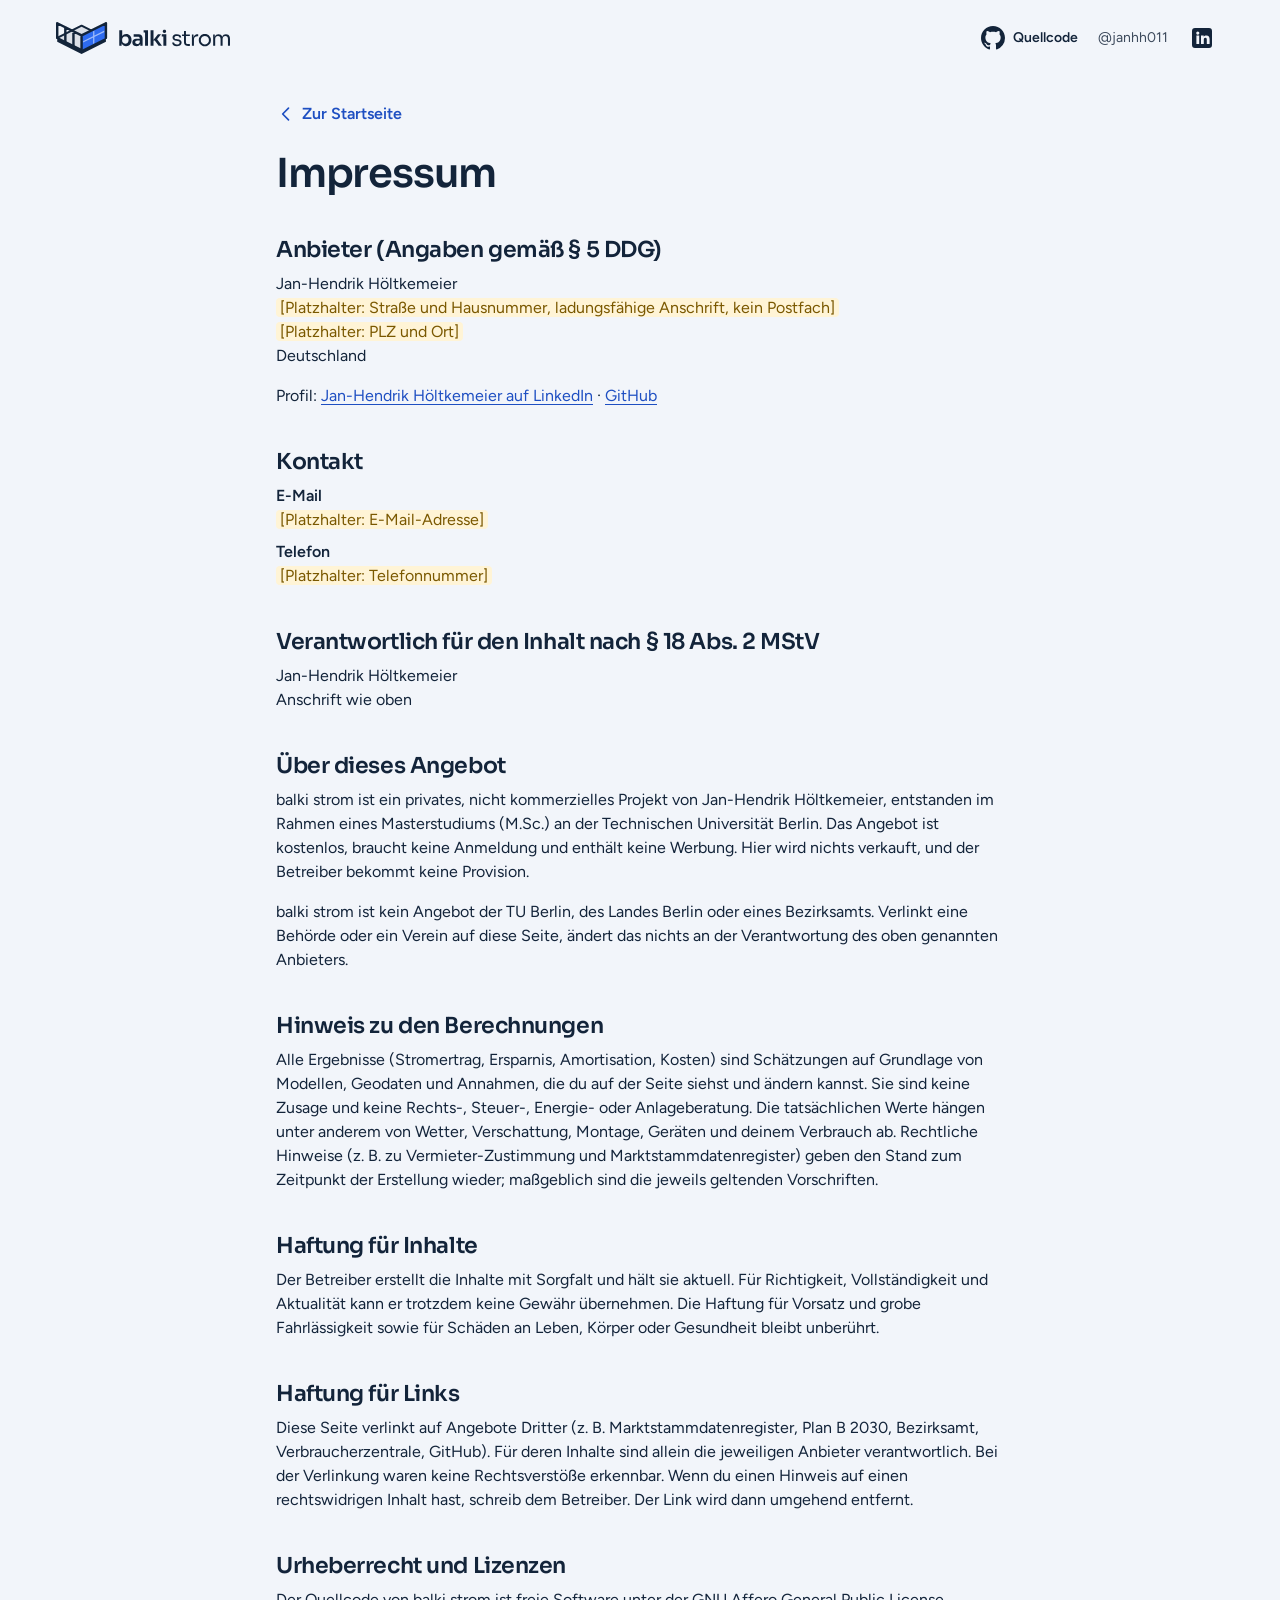
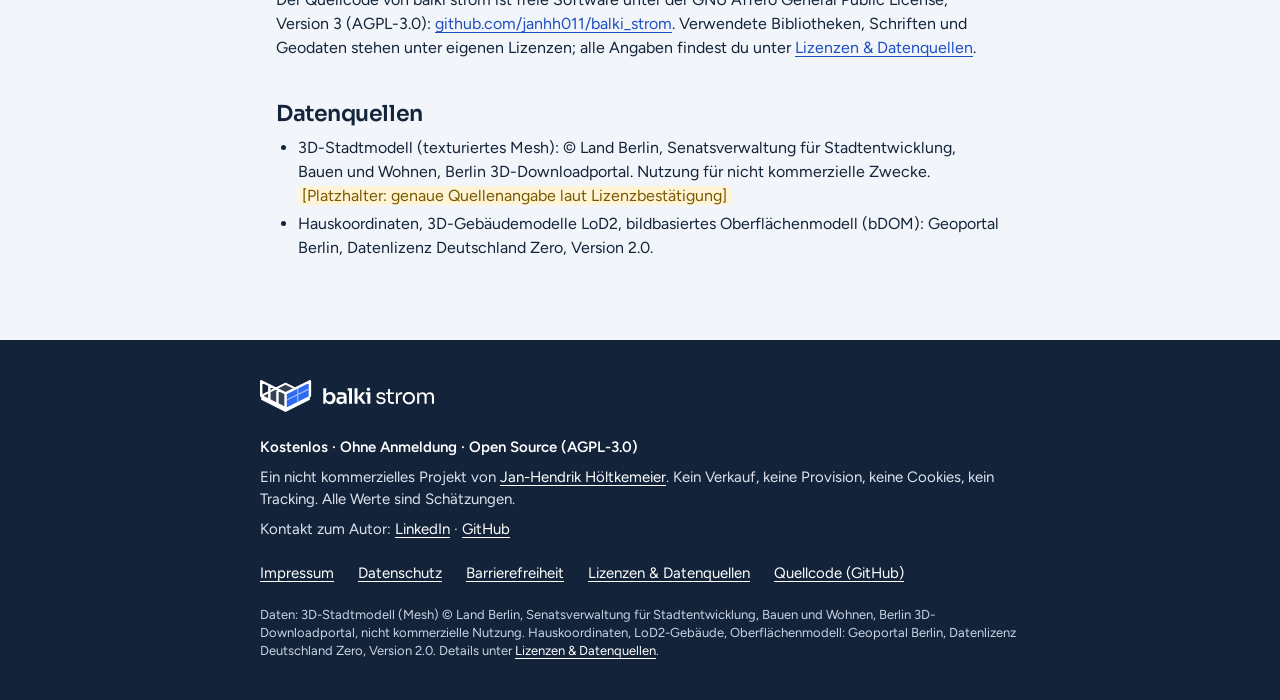
<file: web/impressum.html>
<!doctype html>
<html lang="de">
<head>
<meta charset="utf-8">
<meta name="viewport" content="width=device-width, initial-scale=1">
<meta http-equiv="Content-Security-Policy" content="default-src 'self'; script-src 'none'; style-src 'self'; img-src 'self' data:; font-src 'self'; connect-src 'none'; object-src 'none'; base-uri 'none'; form-action 'none'">
<meta name="referrer" content="no-referrer">
<title>Impressum | balki strom</title>
<meta name="description" content="Impressum und Anbieterkennzeichnung von balki strom.">
<meta name="theme-color" content="#F2F5FA">
<link rel="icon" href="favicon.svg" type="image/svg+xml">
<link rel="icon" href="favicon-32.png" type="image/png" sizes="32x32">
<link rel="apple-touch-icon" href="apple-touch-icon.png">
<link rel="stylesheet" href="css/fonts.css">
<link rel="stylesheet" href="css/app.css">
</head>
<body>
<a class="skip" href="#inhalt">Zum Inhalt springen</a>

<header class="kopf">
  <a class="logo" href="./"><img src="bilder/logo.svg" alt="balki strom, zur Startseite" width="174" height="32"></a>
  <nav class="kopf-nav" aria-label="Projekt und Autor">
    <a class="kopf-link" href="https://github.com/janhh011/balki_strom" target="_blank" rel="noopener noreferrer">
      <svg viewBox="0 0 16 16" width="24" height="24" aria-hidden="true" focusable="false"><path fill="currentColor" d="M8 0C3.58 0 0 3.58 0 8c0 3.54 2.29 6.53 5.47 7.59.4.07.55-.17.55-.38 0-.19-.01-.82-.01-1.49-2.01.37-2.53-.49-2.69-.94-.09-.23-.48-.94-.82-1.13-.28-.15-.68-.52-.01-.53.63-.01 1.08.58 1.23.82.72 1.21 1.87.87 2.33.66.07-.52.28-.87.51-1.07-1.78-.2-3.64-.89-3.64-3.95 0-.87.31-1.59.82-2.15-.08-.2-.36-1.02.08-2.12 0 0 .67-.21 2.2.82.64-.18 1.32-.27 2-.27.68 0 1.36.09 2 .27 1.53-1.04 2.2-.82 2.2-.82.44 1.1.16 1.92.08 2.12.51.56.82 1.27.82 2.15 0 3.07-1.87 3.75-3.65 3.95.29.25.54.73.54 1.48 0 1.07-.01 1.93-.01 2.2 0 .21.15.46.55.38A8.01 8.01 0 0 0 16 8c0-4.42-3.58-8-8-8z"/></svg>
      <span class="kopf-text">Quellcode<span class="sr"> von balki strom auf GitHub</span></span>
    </a>
    <a class="kopf-link kopf-autor" href="https://github.com/janhh011" target="_blank" rel="noopener noreferrer"><span class="sr">Autor Jan-Hendrik Höltkemeier auf GitHub: </span>@janhh011</a>
    <a class="kopf-link kopf-icon" href="https://www.linkedin.com/in/jan-hendrik-h%C3%B6ltkemeier/" target="_blank" rel="noopener noreferrer" aria-label="Jan-Hendrik Höltkemeier auf LinkedIn">
      <svg viewBox="0 0 24 24" width="24" height="24" aria-hidden="true" focusable="false"><path fill="currentColor" fill-rule="evenodd" d="M5 2h14a3 3 0 0 1 3 3v14a3 3 0 0 1-3 3H5a3 3 0 0 1-3-3V5a3 3 0 0 1 3-3ZM6.4 9.6h2.8V18H6.4ZM7.8 5.5a1.6 1.6 0 1 1 0 3.2 1.6 1.6 0 0 1 0-3.2ZM11 9.6h2.7v1.2c.5-.9 1.5-1.4 2.7-1.4 2.3 0 3.2 1.4 3.2 3.8V18h-2.8v-4.3c0-1.2-.3-2-1.4-2-1.2 0-1.6.9-1.6 2V18H11Z"/></svg>
    </a>
  </nav>
</header>

<main class="seite" id="inhalt">
  <a class="zurueck" href="./"><svg viewBox="0 0 24 24" width="20" height="20" aria-hidden="true" focusable="false"><path d="M15 5l-7 7 7 7" fill="none" stroke="currentColor" stroke-width="2" stroke-linecap="round" stroke-linejoin="round"/></svg>Zur Startseite</a>
  <h1>Impressum</h1>

  <h2>Anbieter (Angaben gemäß §&nbsp;5 DDG)</h2>
  <address>
    Jan-Hendrik Höltkemeier<br>
    <mark class="platzhalter">[Platzhalter: Straße und Hausnummer, ladungsfähige Anschrift, kein Postfach]</mark><br>
    <mark class="platzhalter">[Platzhalter: PLZ und Ort]</mark><br>
    Deutschland
  </address>
  <p>Profil: <a href="https://www.linkedin.com/in/jan-hendrik-h%C3%B6ltkemeier/" target="_blank" rel="noopener noreferrer">Jan-Hendrik Höltkemeier auf LinkedIn</a> · <a href="https://github.com/janhh011" target="_blank" rel="noopener noreferrer">GitHub</a></p>

  <h2>Kontakt</h2>
  <dl>
    <dt>E-Mail</dt>
    <dd><mark class="platzhalter">[Platzhalter: E-Mail-Adresse]</mark></dd>
    <dt>Telefon</dt>
    <dd><mark class="platzhalter">[Platzhalter: Telefonnummer]</mark></dd>
  </dl>

  <h2>Verantwortlich für den Inhalt nach §&nbsp;18 Abs.&nbsp;2 MStV</h2>
  <address>
    Jan-Hendrik Höltkemeier<br>
    Anschrift wie oben
  </address>

  <h2>Über dieses Angebot</h2>
  <p>balki strom ist ein privates, nicht kommerzielles Projekt von Jan-Hendrik Höltkemeier, entstanden im Rahmen eines Masterstudiums (M.Sc.) an der Technischen Universität Berlin. Das Angebot ist kostenlos, braucht keine Anmeldung und enthält keine Werbung. Hier wird nichts verkauft, und der Betreiber bekommt keine Provision.</p>
  <p>balki strom ist kein Angebot der TU Berlin, des Landes Berlin oder eines Bezirksamts. Verlinkt eine Behörde oder ein Verein auf diese Seite, ändert das nichts an der Verantwortung des oben genannten Anbieters.</p>

  <h2>Hinweis zu den Berechnungen</h2>
  <p>Alle Ergebnisse (Stromertrag, Ersparnis, Amortisation, Kosten) sind Schätzungen auf Grundlage von Modellen, Geodaten und Annahmen, die du auf der Seite siehst und ändern kannst. Sie sind keine Zusage und keine Rechts-, Steuer-, Energie- oder Anlageberatung. Die tatsächlichen Werte hängen unter anderem von Wetter, Verschattung, Montage, Geräten und deinem Verbrauch ab. Rechtliche Hinweise (z. B. zu Vermieter-Zustimmung und Marktstammdatenregister) geben den Stand zum Zeitpunkt der Erstellung wieder; maßgeblich sind die jeweils geltenden Vorschriften.</p>

  <h2>Haftung für Inhalte</h2>
  <p>Der Betreiber erstellt die Inhalte mit Sorgfalt und hält sie aktuell. Für Richtigkeit, Vollständigkeit und Aktualität kann er trotzdem keine Gewähr übernehmen. Die Haftung für Vorsatz und grobe Fahrlässigkeit sowie für Schäden an Leben, Körper oder Gesundheit bleibt unberührt.</p>

  <h2>Haftung für Links</h2>
  <p>Diese Seite verlinkt auf Angebote Dritter (z. B. Marktstammdatenregister, Plan B 2030, Bezirksamt, Verbraucherzentrale, GitHub). Für deren Inhalte sind allein die jeweiligen Anbieter verantwortlich. Bei der Verlinkung waren keine Rechtsverstöße erkennbar. Wenn du einen Hinweis auf einen rechtswidrigen Inhalt hast, schreib dem Betreiber. Der Link wird dann umgehend entfernt.</p>

  <h2>Urheberrecht und Lizenzen</h2>
  <p>Der Quellcode von balki strom ist freie Software unter der GNU Affero General Public License, Version 3 (AGPL-3.0): <a href="https://github.com/janhh011/balki_strom" target="_blank" rel="noopener noreferrer">github.com/janhh011/balki_strom</a>. Verwendete Bibliotheken, Schriften und Geodaten stehen unter eigenen Lizenzen; alle Angaben findest du unter <a href="lizenzen.html">Lizenzen &amp; Datenquellen</a>.</p>

  <h2>Datenquellen</h2>
  <ul>
    <li>3D-Stadtmodell (texturiertes Mesh): © Land Berlin, Senatsverwaltung für Stadtentwicklung, Bauen und Wohnen, Berlin 3D-Downloadportal. Nutzung für nicht kommerzielle Zwecke. <mark class="platzhalter">[Platzhalter: genaue Quellenangabe laut Lizenzbestätigung]</mark></li>
    <li>Hauskoordinaten, 3D-Gebäudemodelle LoD2, bildbasiertes Oberflächenmodell (bDOM): Geoportal Berlin, Datenlizenz Deutschland Zero, Version 2.0.</li>
  </ul>
</main>

<footer class="fuss">
  <div class="fuss-in">
    <img class="fuss-logo" src="bilder/logo-dunkel.svg" alt="balki strom" width="174" height="32">
    <h2 class="sr">Über das Projekt</h2>
    <p class="fuss-claim">Kostenlos · Ohne&nbsp;Anmeldung · Open&nbsp;Source (AGPL-3.0)</p>
    <p class="fuss-text">Ein nicht kommerzielles Projekt von <a href="https://github.com/janhh011" target="_blank" rel="noopener noreferrer">Jan-Hendrik Höltkemeier</a>. Kein Verkauf, keine Provision, keine Cookies, kein Tracking. Alle Werte sind Schätzungen.</p>
    <p class="fuss-person">Kontakt zum Autor: <a href="https://www.linkedin.com/in/jan-hendrik-h%C3%B6ltkemeier/" target="_blank" rel="noopener noreferrer">LinkedIn</a> · <a href="https://github.com/janhh011" target="_blank" rel="noopener noreferrer">GitHub</a></p>
    <nav aria-label="Rechtliches und Projekt">
      <ul class="fuss-nav">
        <li><a href="impressum.html" aria-current="page">Impressum</a></li>
        <li><a href="datenschutz.html">Datenschutz</a></li>
        <li><a href="barrierefreiheit.html">Barrierefreiheit</a></li>
        <li><a href="lizenzen.html">Lizenzen &amp; Datenquellen</a></li>
        <li><a href="https://github.com/janhh011/balki_strom" target="_blank" rel="noopener noreferrer">Quellcode (GitHub)</a></li>
      </ul>
    </nav>
    <p class="klein fuss-daten">Daten: 3D-Stadtmodell (Mesh) © Land Berlin, Senatsverwaltung für Stadtentwicklung, Bauen und Wohnen, Berlin 3D-Downloadportal, nicht kommerzielle Nutzung. Hauskoordinaten, LoD2-Gebäude, Oberflächenmodell: Geoportal Berlin, Datenlizenz Deutschland Zero, Version 2.0. Details unter <a href="lizenzen.html">Lizenzen &amp; Datenquellen</a>.</p>
  </div>
</footer>
</body>
</html>
</file>
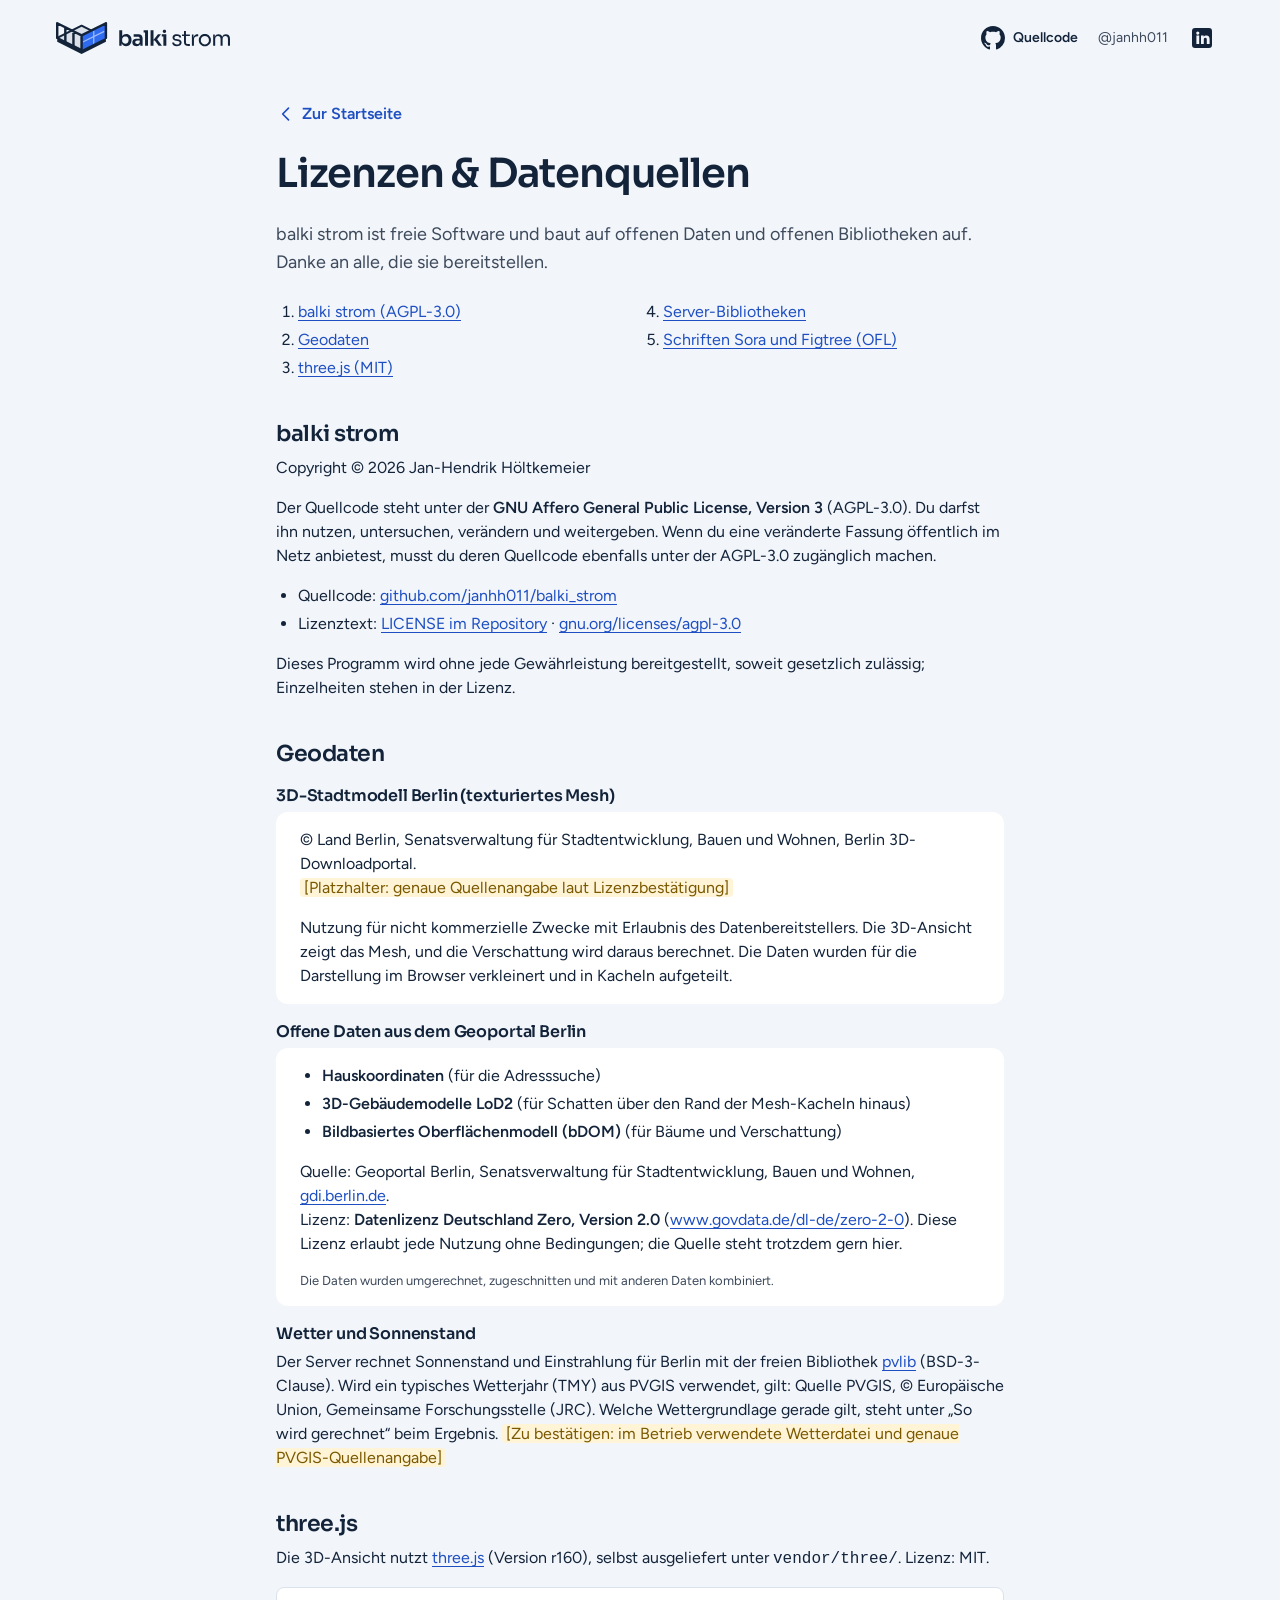
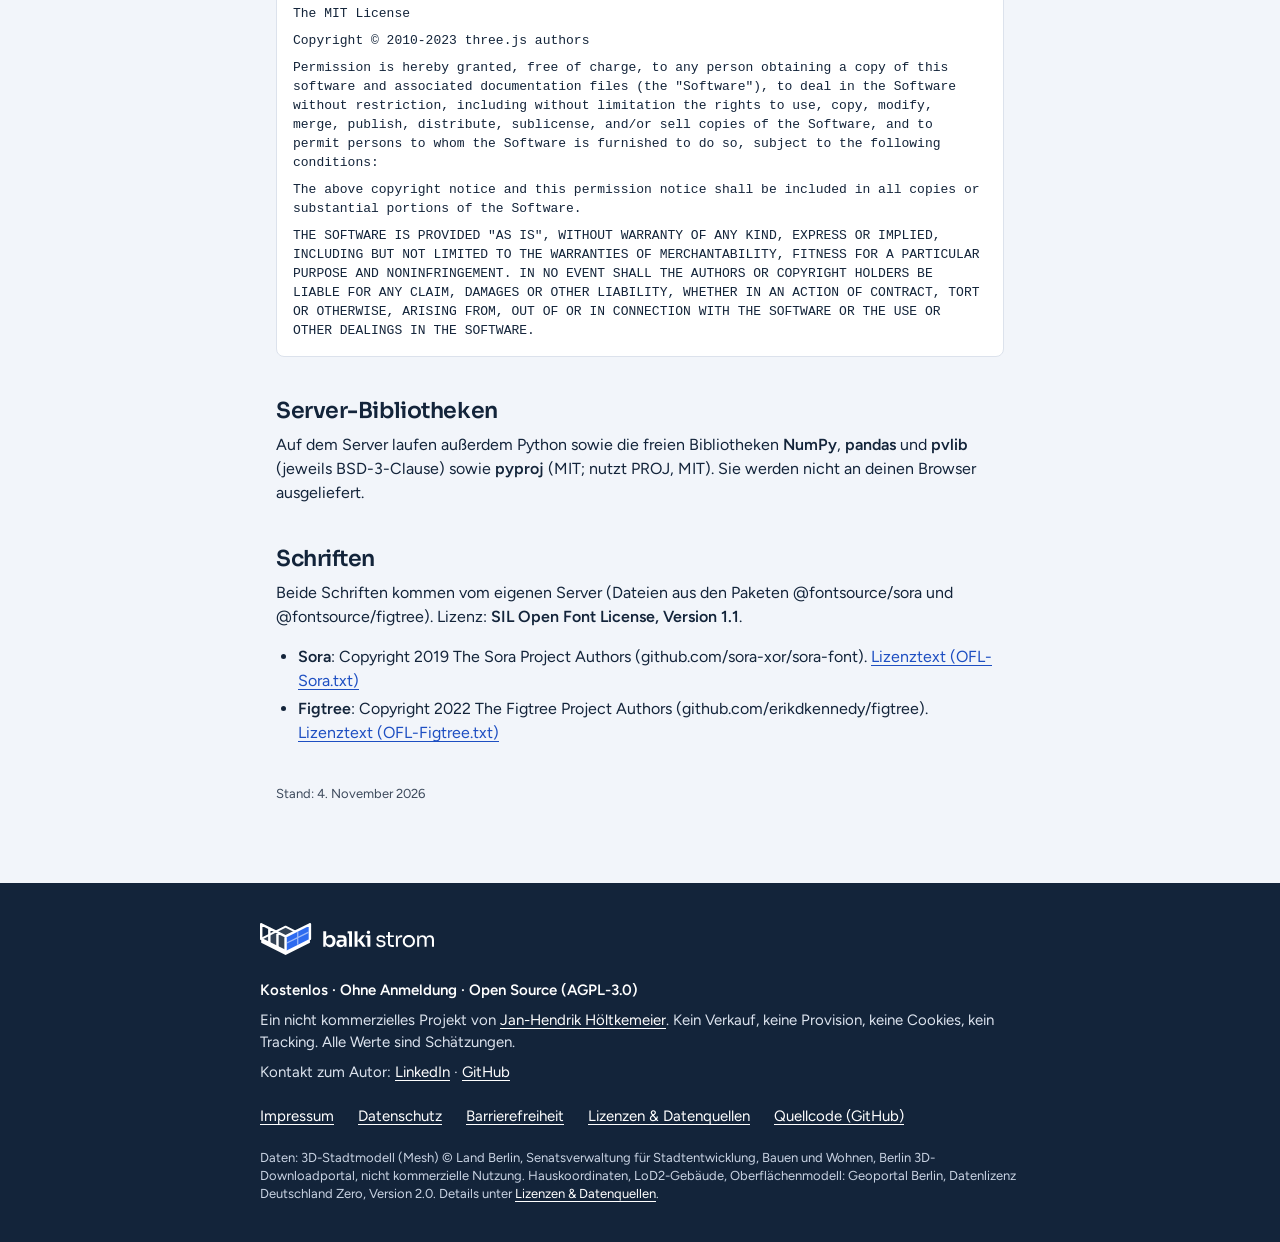
<file: web/lizenzen.html>
<!doctype html>
<html lang="de">
<head>
<meta charset="utf-8">
<meta name="viewport" content="width=device-width, initial-scale=1">
<meta http-equiv="Content-Security-Policy" content="default-src 'self'; script-src 'none'; style-src 'self'; img-src 'self' data:; font-src 'self'; connect-src 'none'; object-src 'none'; base-uri 'none'; form-action 'none'">
<meta name="referrer" content="no-referrer">
<title>Lizenzen &amp; Datenquellen | balki strom</title>
<meta name="description" content="Lizenzen der Software, Schriften und Geodaten, die balki strom verwendet.">
<meta name="theme-color" content="#F2F5FA">
<link rel="icon" href="favicon.svg" type="image/svg+xml">
<link rel="icon" href="favicon-32.png" type="image/png" sizes="32x32">
<link rel="apple-touch-icon" href="apple-touch-icon.png">
<link rel="stylesheet" href="css/fonts.css">
<link rel="stylesheet" href="css/app.css">
</head>
<body>
<a class="skip" href="#inhalt">Zum Inhalt springen</a>

<header class="kopf">
  <a class="logo" href="./"><img src="bilder/logo.svg" alt="balki strom, zur Startseite" width="174" height="32"></a>
  <nav class="kopf-nav" aria-label="Projekt und Autor">
    <a class="kopf-link" href="https://github.com/janhh011/balki_strom" target="_blank" rel="noopener noreferrer">
      <svg viewBox="0 0 16 16" width="24" height="24" aria-hidden="true" focusable="false"><path fill="currentColor" d="M8 0C3.58 0 0 3.58 0 8c0 3.54 2.29 6.53 5.47 7.59.4.07.55-.17.55-.38 0-.19-.01-.82-.01-1.49-2.01.37-2.53-.49-2.69-.94-.09-.23-.48-.94-.82-1.13-.28-.15-.68-.52-.01-.53.63-.01 1.08.58 1.23.82.72 1.21 1.87.87 2.33.66.07-.52.28-.87.51-1.07-1.78-.2-3.64-.89-3.64-3.95 0-.87.31-1.59.82-2.15-.08-.2-.36-1.02.08-2.12 0 0 .67-.21 2.2.82.64-.18 1.32-.27 2-.27.68 0 1.36.09 2 .27 1.53-1.04 2.2-.82 2.2-.82.44 1.1.16 1.92.08 2.12.51.56.82 1.27.82 2.15 0 3.07-1.87 3.75-3.65 3.95.29.25.54.73.54 1.48 0 1.07-.01 1.93-.01 2.2 0 .21.15.46.55.38A8.01 8.01 0 0 0 16 8c0-4.42-3.58-8-8-8z"/></svg>
      <span class="kopf-text">Quellcode<span class="sr"> von balki strom auf GitHub</span></span>
    </a>
    <a class="kopf-link kopf-autor" href="https://github.com/janhh011" target="_blank" rel="noopener noreferrer"><span class="sr">Autor Jan-Hendrik Höltkemeier auf GitHub: </span>@janhh011</a>
    <a class="kopf-link kopf-icon" href="https://www.linkedin.com/in/jan-hendrik-h%C3%B6ltkemeier/" target="_blank" rel="noopener noreferrer" aria-label="Jan-Hendrik Höltkemeier auf LinkedIn">
      <svg viewBox="0 0 24 24" width="24" height="24" aria-hidden="true" focusable="false"><path fill="currentColor" fill-rule="evenodd" d="M5 2h14a3 3 0 0 1 3 3v14a3 3 0 0 1-3 3H5a3 3 0 0 1-3-3V5a3 3 0 0 1 3-3ZM6.4 9.6h2.8V18H6.4ZM7.8 5.5a1.6 1.6 0 1 1 0 3.2 1.6 1.6 0 0 1 0-3.2ZM11 9.6h2.7v1.2c.5-.9 1.5-1.4 2.7-1.4 2.3 0 3.2 1.4 3.2 3.8V18h-2.8v-4.3c0-1.2-.3-2-1.4-2-1.2 0-1.6.9-1.6 2V18H11Z"/></svg>
    </a>
  </nav>
</header>

<main class="seite" id="inhalt">
  <a class="zurueck" href="./"><svg viewBox="0 0 24 24" width="20" height="20" aria-hidden="true" focusable="false"><path d="M15 5l-7 7 7 7" fill="none" stroke="currentColor" stroke-width="2" stroke-linecap="round" stroke-linejoin="round"/></svg>Zur Startseite</a>
  <h1>Lizenzen &amp; Datenquellen</h1>
  <p class="lead">balki strom ist freie Software und baut auf offenen Daten und offenen Bibliotheken auf. Danke an alle, die sie bereitstellen.</p>

  <nav aria-label="Inhalt dieser Seite">
    <ol class="inhalt-liste">
      <li><a href="#balki">balki strom (AGPL-3.0)</a></li>
      <li><a href="#daten">Geodaten</a></li>
      <li><a href="#three">three.js (MIT)</a></li>
      <li><a href="#server">Server-Bibliotheken</a></li>
      <li><a href="#schriften">Schriften Sora und Figtree (OFL)</a></li>
    </ol>
  </nav>

  <h2 id="balki">balki strom</h2>
  <p>Copyright © 2026 Jan-Hendrik Höltkemeier</p>
  <p>Der Quellcode steht unter der <b>GNU Affero General Public License, Version 3</b> (AGPL-3.0). Du darfst ihn nutzen, untersuchen, verändern und weitergeben. Wenn du eine veränderte Fassung öffentlich im Netz anbietest, musst du deren Quellcode ebenfalls unter der AGPL-3.0 zugänglich machen.</p>
  <ul>
    <li>Quellcode: <a href="https://github.com/janhh011/balki_strom" target="_blank" rel="noopener noreferrer">github.com/janhh011/balki_strom</a></li>
    <li>Lizenztext: <a href="https://github.com/janhh011/balki_strom/blob/main/LICENSE" target="_blank" rel="noopener noreferrer">LICENSE im Repository</a> · <a href="https://www.gnu.org/licenses/agpl-3.0.html" target="_blank" rel="noopener noreferrer">gnu.org/licenses/agpl-3.0</a></li>
  </ul>
  <p>Dieses Programm wird ohne jede Gewährleistung bereitgestellt, soweit gesetzlich zulässig; Einzelheiten stehen in der Lizenz.</p>

  <h2 id="daten">Geodaten</h2>

  <h3>3D-Stadtmodell Berlin (texturiertes Mesh)</h3>
  <div class="kasten">
    <p>© Land Berlin, Senatsverwaltung für Stadtentwicklung, Bauen und Wohnen, Berlin 3D-Downloadportal.<br>
    <mark class="platzhalter">[Platzhalter: genaue Quellenangabe laut Lizenzbestätigung]</mark></p>
    <p>Nutzung für nicht kommerzielle Zwecke mit Erlaubnis des Datenbereitstellers. Die 3D-Ansicht zeigt das Mesh, und die Verschattung wird daraus berechnet. Die Daten wurden für die Darstellung im Browser verkleinert und in Kacheln aufgeteilt.</p>
  </div>

  <h3>Offene Daten aus dem Geoportal Berlin</h3>
  <div class="kasten">
    <ul>
      <li><b>Hauskoordinaten</b> (für die Adresssuche)</li>
      <li><b>3D-Gebäudemodelle LoD2</b> (für Schatten über den Rand der Mesh-Kacheln hinaus)</li>
      <li><b>Bildbasiertes Oberflächenmodell (bDOM)</b> (für Bäume und Verschattung)</li>
    </ul>
    <p>Quelle: Geoportal Berlin, Senatsverwaltung für Stadtentwicklung, Bauen und Wohnen, <a href="https://gdi.berlin.de" target="_blank" rel="noopener noreferrer">gdi.berlin.de</a>.<br>
    Lizenz: <b>Datenlizenz Deutschland Zero, Version 2.0</b> (<a href="https://www.govdata.de/dl-de/zero-2-0" target="_blank" rel="noopener noreferrer">www.govdata.de/dl-de/zero-2-0</a>). Diese Lizenz erlaubt jede Nutzung ohne Bedingungen; die Quelle steht trotzdem gern hier.</p>
    <p class="klein">Die Daten wurden umgerechnet, zugeschnitten und mit anderen Daten kombiniert.</p>
  </div>

  <h3>Wetter und Sonnenstand</h3>
  <p>Der Server rechnet Sonnenstand und Einstrahlung für Berlin mit der freien Bibliothek <a href="https://pvlib-python.readthedocs.io" target="_blank" rel="noopener noreferrer">pvlib</a> (BSD-3-Clause). Wird ein typisches Wetterjahr (TMY) aus PVGIS verwendet, gilt: Quelle PVGIS, © Europäische Union, Gemeinsame Forschungsstelle (JRC). Welche Wettergrundlage gerade gilt, steht unter „So wird gerechnet“ beim Ergebnis. <mark class="platzhalter">[Zu bestätigen: im Betrieb verwendete Wetterdatei und genaue PVGIS-Quellenangabe]</mark></p>

  <h2 id="three">three.js</h2>
  <p>Die 3D-Ansicht nutzt <a href="https://threejs.org" target="_blank" rel="noopener noreferrer">three.js</a> (Version r160), selbst ausgeliefert unter <code>vendor/three/</code>. Lizenz: MIT.</p>
  <div class="lizenztext" lang="en">
    <p>The MIT License</p>
    <p>Copyright © 2010-2023 three.js authors</p>
    <p>Permission is hereby granted, free of charge, to any person obtaining a copy of this software and associated documentation files (the "Software"), to deal in the Software without restriction, including without limitation the rights to use, copy, modify, merge, publish, distribute, sublicense, and/or sell copies of the Software, and to permit persons to whom the Software is furnished to do so, subject to the following conditions:</p>
    <p>The above copyright notice and this permission notice shall be included in all copies or substantial portions of the Software.</p>
    <p>THE SOFTWARE IS PROVIDED "AS IS", WITHOUT WARRANTY OF ANY KIND, EXPRESS OR IMPLIED, INCLUDING BUT NOT LIMITED TO THE WARRANTIES OF MERCHANTABILITY, FITNESS FOR A PARTICULAR PURPOSE AND NONINFRINGEMENT. IN NO EVENT SHALL THE AUTHORS OR COPYRIGHT HOLDERS BE LIABLE FOR ANY CLAIM, DAMAGES OR OTHER LIABILITY, WHETHER IN AN ACTION OF CONTRACT, TORT OR OTHERWISE, ARISING FROM, OUT OF OR IN CONNECTION WITH THE SOFTWARE OR THE USE OR OTHER DEALINGS IN THE SOFTWARE.</p>
  </div>

  <h2 id="server">Server-Bibliotheken</h2>
  <p>Auf dem Server laufen außerdem Python sowie die freien Bibliotheken <b>NumPy</b>, <b>pandas</b> und <b>pvlib</b> (jeweils BSD-3-Clause) sowie <b>pyproj</b> (MIT; nutzt PROJ, MIT). Sie werden nicht an deinen Browser ausgeliefert.</p>

  <h2 id="schriften">Schriften</h2>
  <p>Beide Schriften kommen vom eigenen Server (Dateien aus den Paketen @fontsource/sora und @fontsource/figtree). Lizenz: <b>SIL Open Font License, Version 1.1</b>.</p>
  <ul>
    <li><b>Sora</b>: Copyright 2019 The Sora Project Authors (github.com/sora-xor/sora-font). <a href="fonts/OFL-Sora.txt">Lizenztext (OFL-Sora.txt)</a></li>
    <li><b>Figtree</b>: Copyright 2022 The Figtree Project Authors (github.com/erikdkennedy/figtree). <a href="fonts/OFL-Figtree.txt">Lizenztext (OFL-Figtree.txt)</a></li>
  </ul>

  <p class="klein stand">Stand: 4. November 2026</p>
</main>

<footer class="fuss">
  <div class="fuss-in">
    <img class="fuss-logo" src="bilder/logo-dunkel.svg" alt="balki strom" width="174" height="32">
    <h2 class="sr">Über das Projekt</h2>
    <p class="fuss-claim">Kostenlos · Ohne&nbsp;Anmeldung · Open&nbsp;Source (AGPL-3.0)</p>
    <p class="fuss-text">Ein nicht kommerzielles Projekt von <a href="https://github.com/janhh011" target="_blank" rel="noopener noreferrer">Jan-Hendrik Höltkemeier</a>. Kein Verkauf, keine Provision, keine Cookies, kein Tracking. Alle Werte sind Schätzungen.</p>
    <p class="fuss-person">Kontakt zum Autor: <a href="https://www.linkedin.com/in/jan-hendrik-h%C3%B6ltkemeier/" target="_blank" rel="noopener noreferrer">LinkedIn</a> · <a href="https://github.com/janhh011" target="_blank" rel="noopener noreferrer">GitHub</a></p>
    <nav aria-label="Rechtliches und Projekt">
      <ul class="fuss-nav">
        <li><a href="impressum.html">Impressum</a></li>
        <li><a href="datenschutz.html">Datenschutz</a></li>
        <li><a href="barrierefreiheit.html">Barrierefreiheit</a></li>
        <li><a href="lizenzen.html" aria-current="page">Lizenzen &amp; Datenquellen</a></li>
        <li><a href="https://github.com/janhh011/balki_strom" target="_blank" rel="noopener noreferrer">Quellcode (GitHub)</a></li>
      </ul>
    </nav>
    <p class="klein fuss-daten">Daten: 3D-Stadtmodell (Mesh) © Land Berlin, Senatsverwaltung für Stadtentwicklung, Bauen und Wohnen, Berlin 3D-Downloadportal, nicht kommerzielle Nutzung. Hauskoordinaten, LoD2-Gebäude, Oberflächenmodell: Geoportal Berlin, Datenlizenz Deutschland Zero, Version 2.0. Details unter <a href="lizenzen.html" aria-current="page">Lizenzen &amp; Datenquellen</a>.</p>
  </div>
</footer>
</body>
</html>
</file>
<file: web/css/fonts.css>
/* Selbst gehostete Schriften (SIL Open Font License, siehe fonts/OFL-*.txt), aus @fontsource/sora und @fontsource/figtree */
@font-face{font-family:'Sora';font-style:normal;font-weight:400;font-display:swap;src:url(../fonts/sora-latin-ext-400-normal.woff2) format('woff2');unicode-range:U+0100-02BA,U+02BD-02C5,U+02C7-02CC,U+02CE-02D7,U+02DD-02FF,U+0304,U+0308,U+0329,U+1D00-1DBF,U+1E00-1E9F,U+1EF2-1EFF,U+2020,U+20A0-20AB,U+20AD-20C0,U+2113,U+2C60-2C7F,U+A720-A7FF}
@font-face{font-family:'Sora';font-style:normal;font-weight:400;font-display:swap;src:url(../fonts/sora-latin-400-normal.woff2) format('woff2');unicode-range:U+0000-00FF,U+0131,U+0152-0153,U+02BB-02BC,U+02C6,U+02DA,U+02DC,U+0304,U+0308,U+0329,U+2000-206F,U+20AC,U+2122,U+2191,U+2193,U+2212,U+2215,U+FEFF,U+FFFD}
@font-face{font-family:'Sora';font-style:normal;font-weight:600;font-display:swap;src:url(../fonts/sora-latin-ext-600-normal.woff2) format('woff2');unicode-range:U+0100-02BA,U+02BD-02C5,U+02C7-02CC,U+02CE-02D7,U+02DD-02FF,U+0304,U+0308,U+0329,U+1D00-1DBF,U+1E00-1E9F,U+1EF2-1EFF,U+2020,U+20A0-20AB,U+20AD-20C0,U+2113,U+2C60-2C7F,U+A720-A7FF}
@font-face{font-family:'Sora';font-style:normal;font-weight:600;font-display:swap;src:url(../fonts/sora-latin-600-normal.woff2) format('woff2');unicode-range:U+0000-00FF,U+0131,U+0152-0153,U+02BB-02BC,U+02C6,U+02DA,U+02DC,U+0304,U+0308,U+0329,U+2000-206F,U+20AC,U+2122,U+2191,U+2193,U+2212,U+2215,U+FEFF,U+FFFD}
@font-face{font-family:'Figtree';font-style:normal;font-weight:400;font-display:swap;src:url(../fonts/figtree-latin-ext-400-normal.woff2) format('woff2');unicode-range:U+0100-02BA,U+02BD-02C5,U+02C7-02CC,U+02CE-02D7,U+02DD-02FF,U+0304,U+0308,U+0329,U+1D00-1DBF,U+1E00-1E9F,U+1EF2-1EFF,U+2020,U+20A0-20AB,U+20AD-20C0,U+2113,U+2C60-2C7F,U+A720-A7FF}
@font-face{font-family:'Figtree';font-style:normal;font-weight:400;font-display:swap;src:url(../fonts/figtree-latin-400-normal.woff2) format('woff2');unicode-range:U+0000-00FF,U+0131,U+0152-0153,U+02BB-02BC,U+02C6,U+02DA,U+02DC,U+0304,U+0308,U+0329,U+2000-206F,U+20AC,U+2122,U+2191,U+2193,U+2212,U+2215,U+FEFF,U+FFFD}
@font-face{font-family:'Figtree';font-style:normal;font-weight:600;font-display:swap;src:url(../fonts/figtree-latin-ext-600-normal.woff2) format('woff2');unicode-range:U+0100-02BA,U+02BD-02C5,U+02C7-02CC,U+02CE-02D7,U+02DD-02FF,U+0304,U+0308,U+0329,U+1D00-1DBF,U+1E00-1E9F,U+1EF2-1EFF,U+2020,U+20A0-20AB,U+20AD-20C0,U+2113,U+2C60-2C7F,U+A720-A7FF}
@font-face{font-family:'Figtree';font-style:normal;font-weight:600;font-display:swap;src:url(../fonts/figtree-latin-600-normal.woff2) format('woff2');unicode-range:U+0000-00FF,U+0131,U+0152-0153,U+02BB-02BC,U+02C6,U+02DA,U+02DC,U+0304,U+0308,U+0329,U+2000-206F,U+20AC,U+2122,U+2191,U+2193,U+2212,U+2215,U+FEFF,U+FFFD}
</file>
<file: web/css/app.css>
/* balki strom – Styleguide „Solar Blue“ v1.0 (docs/STYLEGUIDE_Solar-Blue.pdf). Mobil zuerst, 8-px-Raster.
   Maße aus dem PDF übernommen (PDF-Punkt × 4/3 = CSS-Pixel). */
:root {
  --navy: #13243A;
  --solar-blue: #2E6BF0;
  --ersparnis: #19B37A;
  --sonne: #FFC233;
  --mist: #F2F5FA;
  --blue-10: #EAF0FE;
  --ersparnis-tint: #E3F6EE;
  --ersparnis-text: #0B6B49;
  --sonne-tint: #FFF4D6;
  --weiss: #fff;
  /* Textfarben aus dem PDF */
  --text-2: #3D4A5C;          /* Sekundärtext (Fließtext grau, Kennzahl-Label) – 8,9 : 1 auf Weiß */
  --label: #4A5568;           /* kleine Labels – 7,5 : 1 auf Weiß */
  --link: #1E4FC2;            /* Textlinks, Text auf Blue 10 % – 6,6 : 1 auf Weiß */
  --sonne-text: #7A5800;      /* Text auf Sonne-Tint – 6,2 : 1 */
  --linie: #DCE2EC;           /* Kartenrand, Trennlinien */
  --feld-rand: #B9C4D4;       /* Eingabefeld-Rand (≥ 3 : 1 zur Fläche nicht nötig, Fokus ist blau) */
  --blue-dunkel: #1E4FC2;     /* Hover Primärbutton */
  --fehler: #A4262C;
  --r-klein: 6px; --r-feld: 8px; --r-karte: 12px; --r-icon: 22px;
  --s1: 4px; --s2: 8px; --s3: 16px; --s4: 24px; --s5: 40px; --s6: 64px;
  --sora: 'Sora', system-ui, sans-serif;
  --figtree: 'Figtree', system-ui, -apple-system, 'Segoe UI', sans-serif;
  color-scheme: light;
}
*, *::before, *::after { box-sizing: border-box; }
html { -webkit-text-size-adjust: 100%; scroll-behavior: smooth; }
@media (prefers-reduced-motion: reduce) { html { scroll-behavior: auto; } *, *::before, *::after { animation-duration: .01ms !important; transition: none !important; } }
body { margin: 0; background: var(--mist); color: var(--navy); font: 400 16px/24px var(--figtree); overflow-wrap: break-word; }

/* Typo-Skala (PDF 03): Display 64/64 −4 % · H1 40/44 −3 % · H2 28/34 −2 % · KPI 48 tabellarisch · Text 16/24 · Label 13/18 */
h1, h2, h3 { font-family: var(--sora); font-weight: 600; margin: 0; }
h1 { font-size: 32px; line-height: 36px; letter-spacing: -.03em; }
h2 { font-size: 24px; line-height: 30px; letter-spacing: -.02em; }
h3 { font-size: 18px; line-height: 24px; letter-spacing: -.01em; }
@media (min-width: 480px) { h1 { font-size: 40px; line-height: 44px; } h2 { font-size: 28px; line-height: 34px; } }
.display { font: 600 40px/44px var(--sora); letter-spacing: -.03em; }
@media (min-width: 1000px) { .display { font-size: 64px; line-height: 64px; letter-spacing: -.04em; } }
p { margin: 0 0 var(--s3); }
a { color: var(--link); text-underline-offset: 3px; text-decoration-thickness: 1px; }
a:hover { color: var(--navy); }
:focus-visible { outline: 3px solid var(--solar-blue); outline-offset: 2px; border-radius: 4px; }
[hidden] { display: none !important; }
.sr { position: absolute; width: 1px; height: 1px; overflow: hidden; clip: rect(0 0 0 0); white-space: nowrap; }
.skip { position: absolute; left: var(--s2); top: -48px; background: var(--navy); color: #fff; padding: var(--s2) var(--s3); border-radius: var(--r-feld); z-index: 10; }
.skip:focus { top: var(--s2); color: #fff; }
.klein { font-size: 13px; line-height: 18px; color: var(--text-2); }
.label { font: 600 13px/18px var(--figtree); color: var(--label); margin: 0 0 var(--s1); }
.lead { font-size: 18px; line-height: 28px; color: var(--text-2); }

/* Buttons (PDF 04): primär Solar Blue 48 px, sekundär weiß mit Navy-Rand, Textlink */
.btn { display: inline-flex; align-items: center; justify-content: center; gap: var(--s2); min-height: 48px; padding: 12px 24px;
  background: var(--solar-blue); color: #fff; border: 0; border-radius: var(--r-feld); font: 600 16px/24px var(--figtree);
  text-decoration: none; cursor: pointer; }
.btn:hover { background: var(--blue-dunkel); color: #fff; }
.btn-zweit { background: var(--weiss); color: var(--navy); box-shadow: inset 0 0 0 1.5px var(--navy); }
.btn-zweit:hover { background: var(--mist); color: var(--navy); }
.btn-voll { display: flex; width: 100%; }
.link { background: none; border: 0; padding: 0; color: var(--link); font: inherit; text-decoration: underline; text-underline-offset: 3px; text-decoration-thickness: 1px; cursor: pointer; min-height: 32px; }
.link:hover { color: var(--navy); }

/* Tags (PDF 04): 29 px hoch, Radius 6, Tint-Fläche + dunkle Schrift */
.tag { display: inline-flex; align-items: center; gap: 6px; min-height: 28px; padding: 3px 10px; border-radius: var(--r-klein); font: 600 14px/20px var(--figtree); white-space: nowrap; }
.tag-blau { background: var(--blue-10); color: var(--link); }
.tag-sonne { background: var(--sonne-tint); color: var(--sonne-text); }
.tag-gruen { background: var(--ersparnis-tint); color: var(--ersparnis-text); }

/* Kopf */
.kopf { display: flex; align-items: center; justify-content: space-between; gap: var(--s2); padding: var(--s3); max-width: 1200px; margin: 0 auto; }
.logo { display: inline-flex; flex: none; padding: 4px 0; border-radius: var(--r-klein); }
.logo img { display: block; width: 156px; height: auto; }
@media (min-width: 400px) { .logo img { width: 174px; } }
.kopf-nav { display: flex; align-items: center; gap: var(--s1); flex: none; }
.kopf-link { display: inline-flex; align-items: center; gap: var(--s2); min-height: 44px; min-width: 44px; justify-content: center; padding: 6px 8px;
  border-radius: var(--r-feld); font: 600 14px/20px var(--figtree); color: var(--navy); text-decoration: none; }
.kopf-link:hover { background: var(--blue-10); color: var(--navy); }
.kopf-link svg { flex: none; }
.kopf-text, .kopf-autor { display: none; }
@media (min-width: 600px) { .kopf-text { display: inline; } }
@media (min-width: 760px) { .kopf-autor { display: inline-flex; color: var(--text-2); font-weight: 400; } }

/* 1. Start */
.start { padding: var(--s3) var(--s3) var(--s5); }
.start-in { max-width: 640px; margin: 0 auto; }
.eyebrow { margin: 0 0 var(--s3); }
.start h1 { margin-bottom: var(--s3); }
@media (min-width: 1000px) { .start h1 { font-size: 56px; line-height: 60px; letter-spacing: -.04em; } }
.suche { position: relative; margin-top: var(--s4); }
.suche-label { display: block; font: 600 16px/24px var(--figtree); margin-bottom: var(--s2); }
/* Eingabefeld (PDF 04): weiß, 1,5 px Rand, Radius 8; Fokus: Solar-Blue-Rand + 4 px Blue-10-Ring */
.suche-feld { display: flex; align-items: center; gap: var(--s2); background: var(--weiss); border: 1.5px solid var(--feld-rand); border-radius: var(--r-feld); padding: 4px 4px 4px 12px; }
.suche-feld:focus-within { border-color: var(--solar-blue); box-shadow: 0 0 0 4px var(--blue-10); }
.suche-icon { width: 24px; height: 24px; color: var(--text-2); flex: none; }
.suche input { flex: 1; min-width: 0; border: 0; background: none; font: 400 18px/24px var(--figtree); color: var(--navy); padding: 12px 4px; outline: none; }
.suche input::placeholder { color: #6B778A; }
.suche .btn { flex: none; padding: 12px 20px; }
.suche-hilfe { font-size: 14px; line-height: 20px; color: var(--text-2); margin: var(--s2) 0 0; }
.vorschlaege { position: absolute; left: 0; right: 0; top: 92px; z-index: 5; list-style: none; margin: 0; padding: var(--s1);
  background: var(--weiss); border: 1px solid var(--linie); border-radius: var(--r-karte); box-shadow: 0 12px 32px rgba(19, 36, 58, .14); max-height: 340px; overflow: auto; }
.vorschlaege li { padding: 10px 12px; border-radius: var(--r-feld); }
.vorschlaege [role=option] { display: flex; justify-content: space-between; align-items: baseline; gap: var(--s2); cursor: pointer; min-height: 44px; }
.vorschlaege [role=option]:hover, .vorschlaege [aria-selected=true] { background: var(--blue-10); }
.vorschlaege [aria-selected=true] { box-shadow: inset 3px 0 0 var(--solar-blue); }
.v-str { font-weight: 600; }
.v-ort { font-size: 13px; color: var(--text-2); white-space: nowrap; }
.vorschlaege .info { color: var(--text-2); font-size: 15px; line-height: 22px; }
/* Vertrauenszeile: drei ruhige Tags */
.vertrauen { display: flex; flex-wrap: wrap; gap: var(--s2); list-style: none; padding: 0; margin: var(--s3) 0 0; }
.vertrauen li { display: inline-flex; align-items: center; gap: 6px; min-height: 28px; padding: 3px 10px 3px 8px; border-radius: var(--r-klein);
  background: var(--weiss); box-shadow: inset 0 0 0 1px var(--linie); font: 600 14px/20px var(--figtree); color: var(--navy); }
.vertrauen svg { width: 16px; height: 16px; color: var(--link); flex: none; }
.vertrauen a { color: var(--navy); }
.gebiet { font-size: 14px; line-height: 20px; color: var(--text-2); margin: var(--s3) 0 0; }
.hinweis-nkz { margin-top: var(--s4); padding: var(--s3); background: var(--weiss); border-radius: var(--r-karte); border-left: 4px solid var(--sonne); font-size: 15px; line-height: 22px; }
.hinweis-nkz b { display: block; font: 600 16px/24px var(--sora); letter-spacing: -.01em; }

/* Arbeitsbereich: Haus + Ergebnis */
.arbeit { padding: 0 var(--s3) var(--s5); max-width: 1200px; margin: 0 auto; display: grid; gap: var(--s4); }
@media (min-width: 1000px) {
  .arbeit { grid-template-columns: minmax(0, 1.25fr) minmax(0, 1fr); align-items: start; gap: var(--s5); }
  .haus { position: sticky; top: var(--s3); }
}
body.hat-adresse .start { padding-bottom: var(--s4); }
body.hat-adresse .start .eyebrow, body.hat-adresse .start h1, body.hat-adresse .start .lead, body.hat-adresse .hinweis-nkz, body.hat-adresse .gebiet { display: none; }
body.hat-adresse .start-in { max-width: 1168px; }
body.hat-adresse .suche { margin-top: 0; max-width: 640px; }

.haus-kopf { display: flex; justify-content: space-between; align-items: flex-end; gap: var(--s3); margin-bottom: var(--s3); }
.haus-kopf h2:focus { outline: none; }
.haus-kopf .link { white-space: nowrap; flex: none; }
.viewer-rahmen { position: relative; border-radius: var(--r-karte); overflow: hidden; background: #DCE4F0; height: 58vh; min-height: 300px; max-height: 640px; }
@media (min-width: 1000px) { .viewer-rahmen { height: 70vh; } }
.viewer { position: absolute; inset: 0; touch-action: none; }
.viewer-laden { position: absolute; inset: 0; display: flex; flex-direction: column; align-items: center; justify-content: center; gap: var(--s3); background: rgba(242, 245, 250, .92); padding: var(--s4); text-align: center; }
.viewer-laden p { margin: 0; font-weight: 600; }
.fortschritt { width: min(240px, 80%); height: 8px; border-radius: 4px; background: var(--blue-10); overflow: hidden; }
.fortschritt span { display: block; height: 100%; width: 0; background: var(--solar-blue); transition: width .2s; }
.viewer-tipp { position: absolute; left: var(--s2); right: var(--s2); bottom: var(--s2); margin: 0; padding: var(--s2) var(--s3); background: rgba(19, 36, 58, .88); color: #fff; border-radius: var(--r-feld); font-size: 14px; line-height: 20px; text-align: center; pointer-events: none; }
.viewer-meldung { position: absolute; left: 50%; top: var(--s3); transform: translateX(-50%); width: max-content; max-width: calc(100% - 32px); margin: 0;
  padding: var(--s2) var(--s3); background: var(--sonne-tint); color: var(--navy); border-radius: var(--r-feld); border-left: 4px solid var(--sonne);
  font-size: 15px; line-height: 22px; font-weight: 600; box-shadow: 0 4px 16px rgba(19, 36, 58, .12); pointer-events: none; }
.viewer-hinweis { margin: var(--s2) 0 0; padding: var(--s2) var(--s3); background: var(--weiss); border-left: 4px solid var(--sonne); border-radius: var(--r-feld); font-size: 15px; line-height: 22px; }
.haus-fuss { margin: var(--s2) 0 0; font-size: 14px; }
.ohne3d { background: var(--weiss); border-radius: var(--r-karte); padding: var(--s4); }
.ohne3d h3 { margin-bottom: var(--s2); }

/* Auswahl (echte Radiobuttons, gestaltet wie Segmente) */
.chips, .seg { display: flex; flex-wrap: wrap; gap: var(--s2); }
.seg label, .chips label { position: relative; }
.seg input, .chips input { position: absolute; opacity: 0; inset: 0; margin: 0; cursor: pointer; }
.seg span, .chips span { display: inline-flex; align-items: center; justify-content: center; min-height: 44px; min-width: 48px; padding: 8px 16px; border-radius: var(--r-feld);
  background: var(--weiss); box-shadow: inset 0 0 0 1.5px var(--feld-rand); font-weight: 600; font-size: 15px; cursor: pointer; }
.seg input:checked + span, .chips input:checked + span { background: var(--blue-10); box-shadow: inset 0 0 0 2px var(--solar-blue); color: var(--navy); }
.seg input:focus-visible + span, .chips input:focus-visible + span { outline: 3px solid var(--solar-blue); outline-offset: 2px; }
.seg input:disabled + span { opacity: .5; cursor: progress; }

/* Karten (PDF 04): weiß, Radius 12, flach; Ergebnis-Karte mit 1-px-Rand */
.karte { background: var(--weiss); border-radius: var(--r-karte); padding: var(--s4); margin-bottom: var(--s3); }
.warten-text { margin: 0; }
.laden { display: flex; align-items: center; gap: var(--s3); font-weight: 600; }
.spinner { width: 24px; height: 24px; border-radius: 50%; border: 3px solid var(--blue-10); border-top-color: var(--solar-blue); animation: dreh 0.8s linear infinite; flex: none; }
@keyframes dreh { to { transform: rotate(360deg); } }
.fehler { border-left: 4px solid var(--fehler); }

.ergebnis-karte { border: 1px solid var(--linie); padding: var(--s4); }
@media (min-width: 480px) { .ergebnis-karte { padding: 28px; } }
.ek-kopf { display: flex; justify-content: space-between; align-items: center; gap: var(--s2); }
.ek-kopf h2 { font-size: 24px; line-height: 30px; letter-spacing: -.02em; }
.ek-kopf h2:focus { outline: none; }
.ek-ort { font: 600 13px/18px var(--figtree); color: var(--label); margin: var(--s1) 0 var(--s3); }
.ek-zahl { display: flex; flex-wrap: wrap; align-items: baseline; gap: 4px var(--s3); margin: 0 0 var(--s3); }
.kpi { font: 600 48px/52px var(--sora); font-variant-numeric: tabular-nums; letter-spacing: -.02em; color: var(--navy); white-space: nowrap; }
.ek-zahl-text { color: var(--text-2); }
.ek-balken { height: 10px; border-radius: 5px; background: var(--blue-10); overflow: hidden; }
.ek-balken span { display: block; height: 100%; background: var(--ersparnis); border-radius: 5px 0 0 5px; }
.ek-quote { margin: var(--s2) 0 var(--s3); }
.ek-stats { display: grid; grid-template-columns: repeat(3, minmax(0, 1fr)); gap: 12px; margin: 0 0 var(--s3); }
.ek-stat { background: var(--mist); border-radius: var(--r-feld); padding: 12px; min-width: 0; }
.ek-stat dt { font-size: 13px; line-height: 18px; color: var(--text-2); }
.ek-stat dd { margin: 0; font: 600 20px/26px var(--sora); font-variant-numeric: tabular-nums; letter-spacing: -.01em; }
@media (max-width: 400px) { .ek-stats { grid-template-columns: 1fr 1fr; } .ek-stat:last-child { grid-column: 1 / -1; } }
.ek-tags { display: flex; flex-wrap: wrap; gap: var(--s2); margin: 0 0 var(--s3); }
.ek-kosten, .ek-unter { color: var(--text-2); }
.ek-link { margin: var(--s3) 0 0; text-align: center; }

.lang { font-size: 15px; line-height: 22px; }
.hinweise { margin: 0 0 var(--s3); padding: var(--s3) var(--s3) var(--s3) 36px; background: var(--sonne-tint); border-radius: var(--r-karte); font-size: 15px; line-height: 22px; }
.hinweise li + li { margin-top: var(--s1); }
.wahl { border: 0; margin: 0 0 var(--s3); padding: var(--s4); background: var(--weiss); border-radius: var(--r-karte); min-width: 0; }
.wahl legend { font: 600 18px/24px var(--sora); letter-spacing: -.01em; padding: 0; float: left; width: 100%; margin-bottom: var(--s3); }
.wahl-zeile { display: flex; flex-wrap: wrap; align-items: center; gap: var(--s2) var(--s3); margin-bottom: var(--s2); clear: both; }
.wahl-name { width: 72px; font-weight: 600; font-size: 15px; }
.wahl .klein { margin: var(--s2) 0 0; }
.monate { margin: 0 0 var(--s3); padding: var(--s4); background: var(--weiss); border-radius: var(--r-karte); }
.monate svg { display: block; width: 100%; height: auto; margin-top: var(--s2); }
.monate .balken { fill: var(--solar-blue); }
.monate .balken:hover { fill: var(--blue-dunkel); }
.monate .achse { stroke: var(--linie); stroke-width: 1; }
.monate .tick { font: 400 11px var(--figtree); fill: var(--text-2); }
.monate .wert { font: 600 12px var(--sora); fill: var(--navy); }
.rechnung { background: var(--weiss); border-radius: var(--r-karte); margin-bottom: var(--s3); }
.rechnung summary { padding: var(--s3) var(--s4); font: 600 16px/24px var(--figtree); cursor: pointer; color: var(--link); text-decoration: underline; text-underline-offset: 3px; text-decoration-thickness: 1px; list-style-position: inside; }
.rechnung[open] summary { text-decoration: none; color: var(--navy); font-family: var(--sora); font-size: 18px; letter-spacing: -.01em; }
.rechnung-in { padding: 0 var(--s4) var(--s4); }
.feld { margin-bottom: var(--s3); }
.feld label, .feld-name { display: block; font-weight: 600; margin-bottom: var(--s1); }
.feld input[type=text], .feld input[type=number], textarea { width: 100%; font: 400 16px/24px var(--figtree); color: var(--navy); padding: 12px; border: 1.5px solid var(--feld-rand); border-radius: var(--r-feld); background: var(--weiss); }
.feld input:focus, textarea:focus { border-color: var(--solar-blue); box-shadow: 0 0 0 4px var(--blue-10); outline: none; }
.preis-zeile { display: flex; align-items: center; gap: var(--s2); }
.preis-zeile input[type=number] { width: 112px; font-family: var(--sora); font-weight: 600; }
.feld .klein { margin: var(--s1) 0 0; }
.annahmen { display: grid; grid-template-columns: 1fr; gap: 2px var(--s3); margin: var(--s3) 0; padding-top: var(--s3); border-top: 1px solid var(--linie); font-size: 15px; line-height: 22px; }
.annahmen dt { color: var(--text-2); font-size: 13px; margin-top: var(--s2); }
.annahmen dd { margin: 0; }
@media (min-width: 560px) { .annahmen { grid-template-columns: 140px 1fr; } .annahmen dt { margin-top: 0; } }

/* 4. Schritte */
.schritte { background: var(--weiss); padding: var(--s6) var(--s3); }
.schritte-in { max-width: 760px; margin: 0 auto; }
.schritte h2 { margin-bottom: var(--s2); }
.liste-schritte { list-style: none; counter-reset: schritt; padding: 0; margin: var(--s5) 0 0; }
.schritt { counter-increment: schritt; position: relative; padding: 0 0 var(--s5) 56px; }
.schritt::before { content: counter(schritt); position: absolute; left: 0; top: 0; width: 40px; height: 40px; border-radius: 50%; background: var(--navy); color: #fff;
  font: 600 18px/40px var(--sora); text-align: center; }
.schritt:not(:last-child)::after { content: ''; position: absolute; left: 19px; top: 48px; bottom: 8px; width: 2px; background: var(--linie); }
.schritt-kopf { display: flex; flex-wrap: wrap; align-items: baseline; gap: var(--s1) var(--s3); margin: 6px 0 var(--s2); }
.dauer { font: 600 13px/18px var(--figtree); background: var(--sonne-tint); color: var(--sonne-text); padding: 3px 8px; border-radius: var(--r-klein); }
.haken { list-style: none; padding: 0; margin: 0 0 var(--s3); }
.haken li { position: relative; padding-left: 28px; margin-bottom: var(--s2); }
.haken li::before { content: ''; position: absolute; left: 4px; top: 6px; width: 12px; height: 7px; border-left: 2px solid var(--link); border-bottom: 2px solid var(--link); border-radius: 0 0 0 1px; transform: rotate(-45deg); }
.unter { padding-left: 20px; margin: 0 0 var(--s2); }
.unter li { margin-bottom: var(--s1); }
.mastr { display: grid; grid-template-columns: 1fr; gap: 2px var(--s3); margin: 0 0 var(--s3); padding: var(--s3); background: var(--mist); border-radius: var(--r-karte); font-size: 15px; line-height: 22px; }
.mastr dt { font-weight: 600; margin-top: var(--s2); }
.mastr dt:first-child { margin-top: 0; }
.mastr dd { margin: 0; }
@media (min-width: 560px) { .mastr { grid-template-columns: 140px 1fr; } .mastr dt { margin-top: 0; } }
.mail { background: var(--mist); border-radius: var(--r-karte); padding: var(--s3); margin-top: var(--s3); }
@media (min-width: 560px) { .mail { padding: var(--s4); } }
.mail-felder { display: grid; gap: 0 var(--s3); }
@media (min-width: 560px) { .mail-felder { grid-template-columns: 1fr 1fr; } }
.mail-betreff { font-size: 15px; }
.mail-betreff .label { display: inline; }
textarea { min-height: 280px; resize: vertical; font-size: 15px; line-height: 22px; }
.aktionen { display: flex; flex-wrap: wrap; gap: var(--s2); margin-top: var(--s2); }
.aktionen .btn { flex: 1 1 200px; }
.hilfe { padding-left: 20px; margin: 0; }
.hilfe li { margin-bottom: var(--s2); }
.ziel { font: 600 18px/26px var(--sora); letter-spacing: -.01em; padding-left: 56px; margin: 0; }

/* Fuß (dunkle Fläche, Logo-Variante auf Navy) */
.fuss { background: var(--navy); color: #fff; padding: var(--s5) var(--s3); font-size: 15px; line-height: 22px; }
.fuss-in { max-width: 760px; margin: 0 auto; }
.fuss-logo { display: block; width: 174px; height: auto; margin: 0 0 var(--s4); }
.fuss p { margin: 0 0 var(--s2); }
.fuss a { color: #fff; }
.fuss a:hover { color: var(--sonne-tint); }
.fuss :focus-visible { outline-color: var(--sonne); }
.fuss .klein { color: #C9D3E3; }
.fuss-claim { font-weight: 600; }
.fuss-text { color: #DCE3EE; }
.fuss-person { color: #DCE3EE; }
.fuss-nav { list-style: none; padding: 0; margin: var(--s3) 0; display: flex; flex-wrap: wrap; gap: 0 var(--s4); }
.fuss-nav a { display: inline-block; padding: 6px 0; }
.fuss .fuss-daten { margin: 0; }

.a-wand { fill: #E9DCC7; stroke: #C9B898; }
.a-titel { font: 600 11px var(--figtree); fill: var(--text-2); }
.a-fenster { fill: #9FB3CC; }
.a-gelaender { fill: #8C99AA; }
.a-balkon { cursor: pointer; }
.a-balkon:hover .a-gelaender, .a-balkon:focus .a-gelaender { fill: var(--sonne); }
.a-balkon:focus { outline: none; }
.a-balkon.an .a-gelaender { fill: var(--navy); }
.a-modul { fill: var(--solar-blue); stroke: #fff; stroke-width: .8; }
.a-marker { fill: var(--sonne); stroke: var(--navy); stroke-width: 1.5; }

/* Unterseiten: Impressum, Datenschutz, Barrierefreiheit, Lizenzen */
.seite { max-width: 760px; margin: 0 auto; padding: var(--s3) var(--s3) var(--s6); }
.seite h1 { margin-bottom: var(--s4); }
.seite h2 { margin: var(--s5) 0 var(--s2); font-size: 22px; line-height: 28px; }
.seite h3 { margin: var(--s3) 0 var(--s1); font-size: 16px; line-height: 24px; }
.seite ul, .seite ol { padding-left: 22px; margin: 0 0 var(--s3); }
.seite li { margin-bottom: var(--s1); }
.seite address { font-style: normal; margin: 0 0 var(--s3); }
.seite .lead { margin-bottom: var(--s4); }
.seite dl { margin: 0 0 var(--s3); }
.seite dt { font-weight: 600; margin-top: var(--s2); }
.seite dd { margin: 0; }
.zurueck { display: inline-flex; align-items: center; gap: 6px; margin-bottom: var(--s3); font-weight: 600; text-decoration: none; min-height: 44px; }
.zurueck:hover { text-decoration: underline; }
.platzhalter { background: var(--sonne-tint); color: var(--sonne-text); padding: 0 4px; border-radius: 4px; }
.kasten { background: var(--weiss); border-radius: var(--r-karte); padding: var(--s3) var(--s4); margin: 0 0 var(--s3); }
.kasten > :last-child { margin-bottom: 0; }
.kasten-hinweis { background: var(--sonne-tint); }
.kasten-gut { background: var(--weiss); border-left: 4px solid var(--ersparnis); }
.inhalt-liste { columns: 1; }
@media (min-width: 560px) { .inhalt-liste { columns: 2; column-gap: var(--s4); } }
.lizenztext { overflow-wrap: anywhere; font: 400 13px/19px ui-monospace, SFMono-Regular, Menlo, Consolas, monospace; background: var(--weiss); border: 1px solid var(--linie); border-radius: var(--r-feld); padding: var(--s3); margin: 0 0 var(--s3); }
.lizenztext p { margin: 0 0 var(--s2); }
.lizenztext p:last-child { margin: 0; }
.stand { margin-top: var(--s5); }

/* Fälle in Schritt 1 (Miete / Eigentum) */
.fall { font: 600 16px/24px var(--figtree); margin: var(--s3) 0 var(--s1); }
.schritt-kopf + .fall { margin-top: 0; }
.mail + .fall { margin-top: var(--s4); }
.start h1 + .vertrauen { margin: 0 0 var(--s3); }

/* Rahmen ziehen: Hinweis-Animation oben links im Viewer */
.rahmen-hilfe { position: absolute; left: var(--s2); top: var(--s2); display: flex; align-items: center; gap: var(--s2); max-width: calc(100% - 16px);
  padding: var(--s2) 12px var(--s2) var(--s2); background: rgba(255, 255, 255, .94); border-radius: var(--r-feld); box-shadow: 0 4px 16px rgba(19, 36, 58, .12);
  pointer-events: none; transition: opacity .4s; }
.rahmen-hilfe p { margin: 0; font: 600 14px/20px var(--figtree); max-width: 220px; }
.rahmen-hilfe svg { flex: none; }
.rahmen-hilfe.aus { opacity: 0; }
.rahmen-hilfe.bewegt .rh-rahmen { transform-box: fill-box; transform-origin: left center; animation: rh-rahmen 2.4s ease-in-out 3; }
.rahmen-hilfe.bewegt .rh-finger { animation: rh-finger 2.4s ease-in-out 3; }
@keyframes rh-rahmen { 0%, 12% { transform: scale(.02, .1); opacity: 0; } 15% { opacity: 1; } 70%, 100% { transform: scale(1, 1); opacity: 1; } }
@keyframes rh-finger { 0%, 12% { transform: translate(-56px, -22px); opacity: 0; } 15% { opacity: 1; } 70% { transform: translate(0, 0); opacity: 1; } 85%, 100% { transform: translate(0, 0); opacity: 0; } }
@media (prefers-reduced-motion: reduce) { .rahmen-hilfe .rh-rahmen, .rahmen-hilfe .rh-finger { animation: none !important; } }

/* Umschalter Rahmen ziehen / Ansicht drehen */
.modus-zeile { display: flex; flex-wrap: wrap; align-items: center; gap: var(--s2) var(--s3); margin-top: var(--s2); }
.modus-tipp { margin: 0; flex: 1 1 200px; }
.seg-klein span { min-height: 40px; padding: 6px 12px; font-size: 14px; }

/* Breite im Ergebnis */
.ek-breite { margin: calc(-1 * var(--s2)) 0 var(--s3); }

/* Sonne und Schatten */
.sonne { margin-top: var(--s3); padding: var(--s3); background: var(--weiss); border-radius: var(--r-karte); }
@media (min-width: 480px) { .sonne { padding: var(--s4); } }
.sonne h3 { margin-bottom: var(--s3); }
.sonne-tage { margin-bottom: var(--s3); }
.sonne-zeile { display: flex; align-items: flex-end; gap: var(--s3); }
.sonne-play { flex: none; width: 48px; height: 48px; border-radius: 50%; border: 0; background: var(--solar-blue); color: #fff; display: inline-flex; align-items: center; justify-content: center; cursor: pointer; }
.sonne-play:hover { background: var(--blue-dunkel); }
.sonne-play .i-pause { display: none; }
.sonne-play.spielt .i-play { display: none; }
.sonne-play.spielt .i-pause { display: inline; }
.sonne-regler { flex: 1; min-width: 0; }
.sonne-regler .label { display: flex; justify-content: space-between; }
.sonne-regler output { font: 600 14px/18px var(--sora); color: var(--navy); font-variant-numeric: tabular-nums; }
.sonne input[type=range] { width: 100%; height: 32px; accent-color: var(--sonne); margin: 0; }
.sonne-live { margin: var(--s3) 0 var(--s2); padding: var(--s2) 12px; background: var(--sonne-tint); border-radius: var(--r-feld); font-weight: 600; min-height: 40px; }
.sonne .klein { margin: 0; }
/* mit Sonnenbereich ist die linke Spalte zu hoch zum Mitlaufen */
@media (min-width: 1000px) { .haus:has(#sonne:not([hidden])) { position: static; } }
</file>
